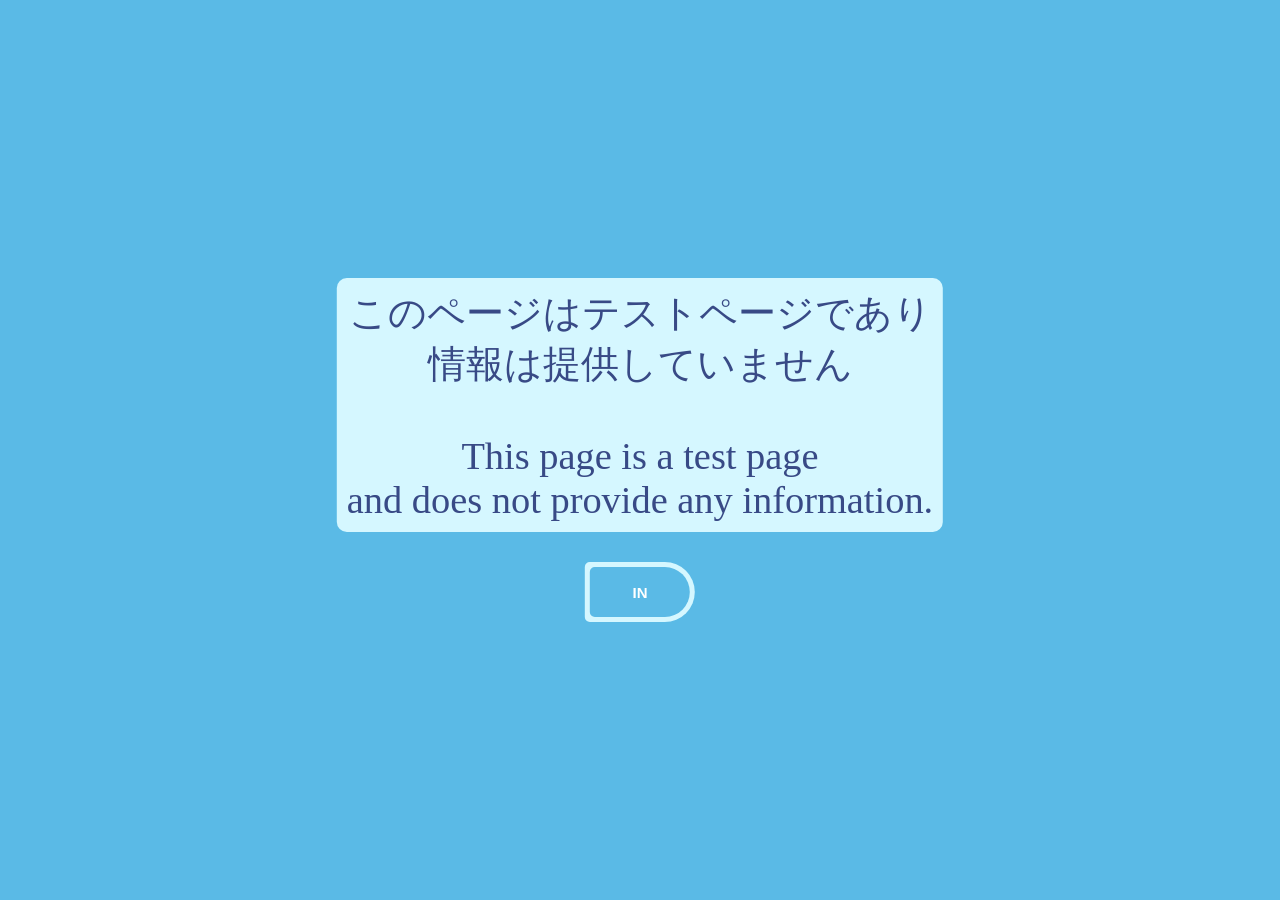
<file: index.html>
<!DOCTYPE html>
<html lang="ja">

 <head>
    <meta charset="utf-8">
    <meta name="viewport" content="width=device-width">
    <title>テストページ</title>

    <meta name="description" content="テストページ"> <!-- ページの説明 -->
    <meta name="format-detection" content="telephone=no">

    <link rel="stylesheet" href="CSS_JS/button.css">
    <link rel="stylesheet" href="CSS_JS/index.css">
 </head>

<body>

    <div id="container_index">

        <div id="index_p"> 
            <p>このページはテストページであり <br>情報は提供していません<br>
            <br>This page is a test page <br>and does not provide any information.</p>
        </div>
        <div id="index_button">
        <button class="button-05" onclick="location.href='https://1pondemo2njin3.github.io/test/test.html';">
        <span>IN</span></button>
        </div> 
 
    </div>
 
</body>
</html>
</file>
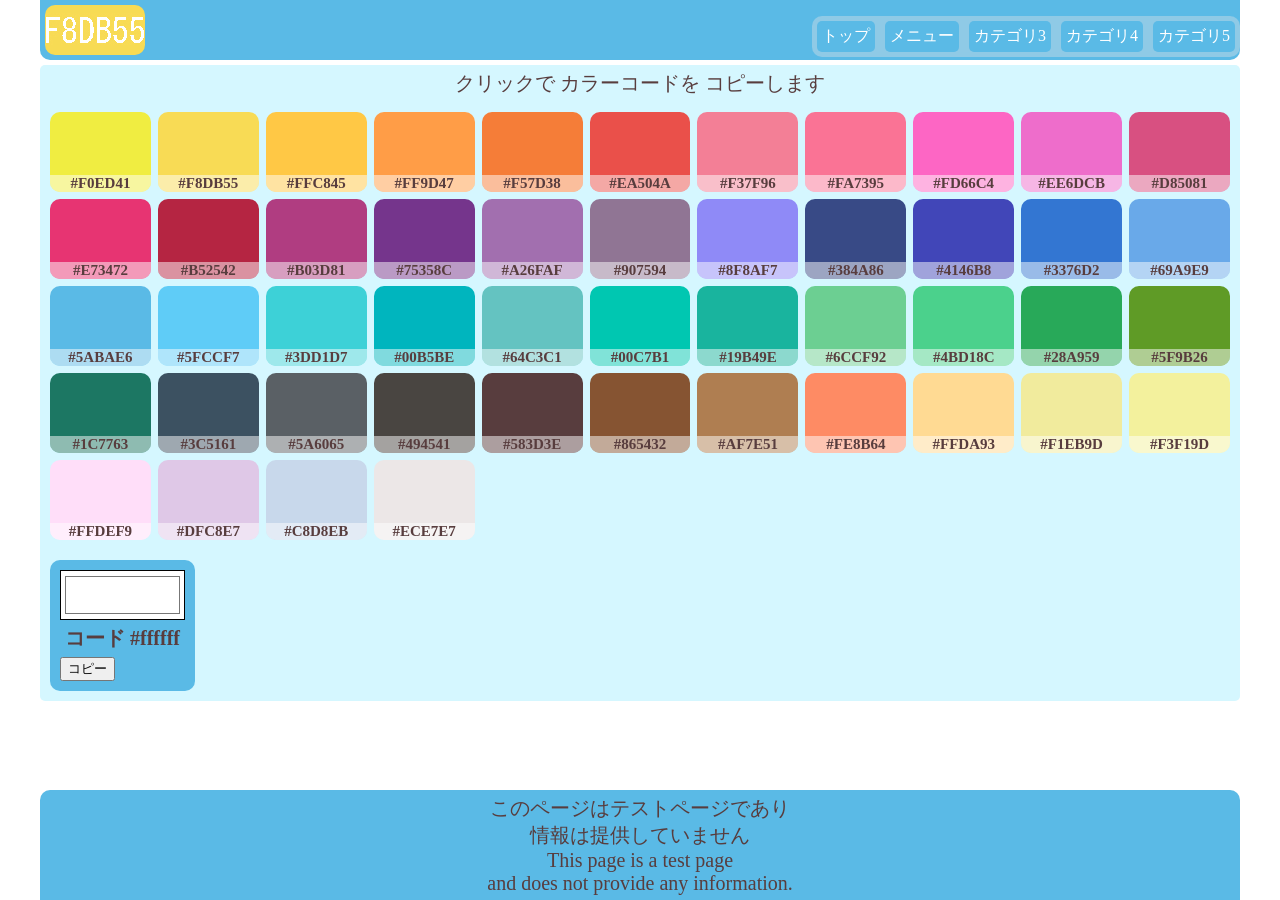
<file: color.html>
<!DOCTYPE html>
<html lang="ja">

<head>
    <meta charset="utf-8">
    <meta name="viewport" content="width=device-width">
    <title>カラーパレット</title>

    <meta name="description" content="カラーパレット"> <!-- ページの説明 -->
    <meta name="format-detection" content="telephone=no">

    <link rel="stylesheet" href="CSS_JS/color.css">
    <script src="CSS_JS/color.js" defer></script>
    <script src="CSS_JS/floatingBanner.js" defer></script>
</head>

<body>

<div id="container_all">

    <header>
        <h1>
            <a href="https://1pondemo2njin3.github.io/test/top.html">
            <img src="Images/00_s.jpg" alt="トップページへ"></a>
        </h1>  

        <nav class="nav">
            <ul>
            <li><a href="https://1pondemo2njin3.github.io/test/top.html">トップ</a></li>
            <li><a href="https://1pondemo2njin3.github.io/test/next_01.html">メニュー</a></li>
            <li><a>カテゴリ3</a></li>
            <li><a>カテゴリ4</a></li>
            <li><a>カテゴリ5</a></li>
            </ul>
        </nav> 
    </header>

    <div class="floating-banner" id="floatingBanner">
         <h1>
            <a href="https://1pondemo2njin3.github.io/test/top.html">
            <img src="Images/00_s.jpg" alt="トップページへ"></a>
        </h1>

        <div class="floating-banner_nav">
        <nav class="nav">
            <ul>
            <li><a href="https://1pondemo2njin3.github.io/test/top.html">トップ</a></li>
            <li><a href="https://1pondemo2njin3.github.io/test/next_01.html">メニュー</a></li>
            <li><a>カテゴリ3</a></li>
            <li><a>カテゴリ4</a></li>
            <li><a>カテゴリ5</a></li>
            </ul>
        </nav>
        <span class="floating-banner__close" id="bannerClose">閉</span>
        </div>

    </div>


    <main>
        <p style="text-align:center">クリックで カラーコードを コピーします</p>
            
        <div class="palette" id="palette"></div> <!-- color.js -->

        <!-- <div id="color_palette">       

            <button class="color-btn color_F8DB55">F8DB55</button>
            <button class="color-btn color_F57D38">F57D38</button>
            <button class="color-btn color_EA504A">EA504A</button>
            <button class="color-btn color_FA7395">FA7395</button>
            <button class="color-btn color_EE6DCB">EE6DCB</button>
            <button class="color-btn color_B03D81">B03D81</button>
            <button class="color-btn color_75358C">75358C</button>    
        </div>

        <div id="color_palette">   
            <button class="color-btn color_384A86">384A86</button>
            <button class="color-btn color_3376D2">3376D2</button>
            <button class="color-btn color_69A9E9">69A9E9</button>        
            <button class="color-btn color_5ABAE6">5ABAE6</button>
            <button class="color-btn color_00B5BE">00B5BE</button>        
            <button class="color-btn color_64C3C1">64C3C1</button>
            <button class="color-btn color_4BD18C">4BD18C</button>
            <button class="color-btn color_1C7763">1C7763</button>
        </div>

        <div id="color_palette">   
            <button class="color-btn color_ECE7E7">ECE7E7</button>
            <button class="color-btn color_494541">494541</button>
            <button class="color-btn color_AF7E51">AF7E51</button>
        </div> -->

        <div id="container_color_picker">
            <!-- 色プレビュー
            <div class="color-box_P" id="colorPreview"></div> -->
            <!-- カラーピッカー -->
            <input type="color" id="colorPicker" value="#ffffff">       
            <!-- 選択色のHEXコード表示 -->
            <p>コード <span id="colorCode">#ffffff</span></p>    
            <!-- コピー用ボタン -->
            <button id="copyBtn">コピー</button>    
        </div>

    </main>

    <footer>
        <p>このページはテストページであり <br>情報は提供していません<br>
           This page is a test page <br>and does not provide any information.</p>
    </footer>

</div>

</body>
</html>
</file>
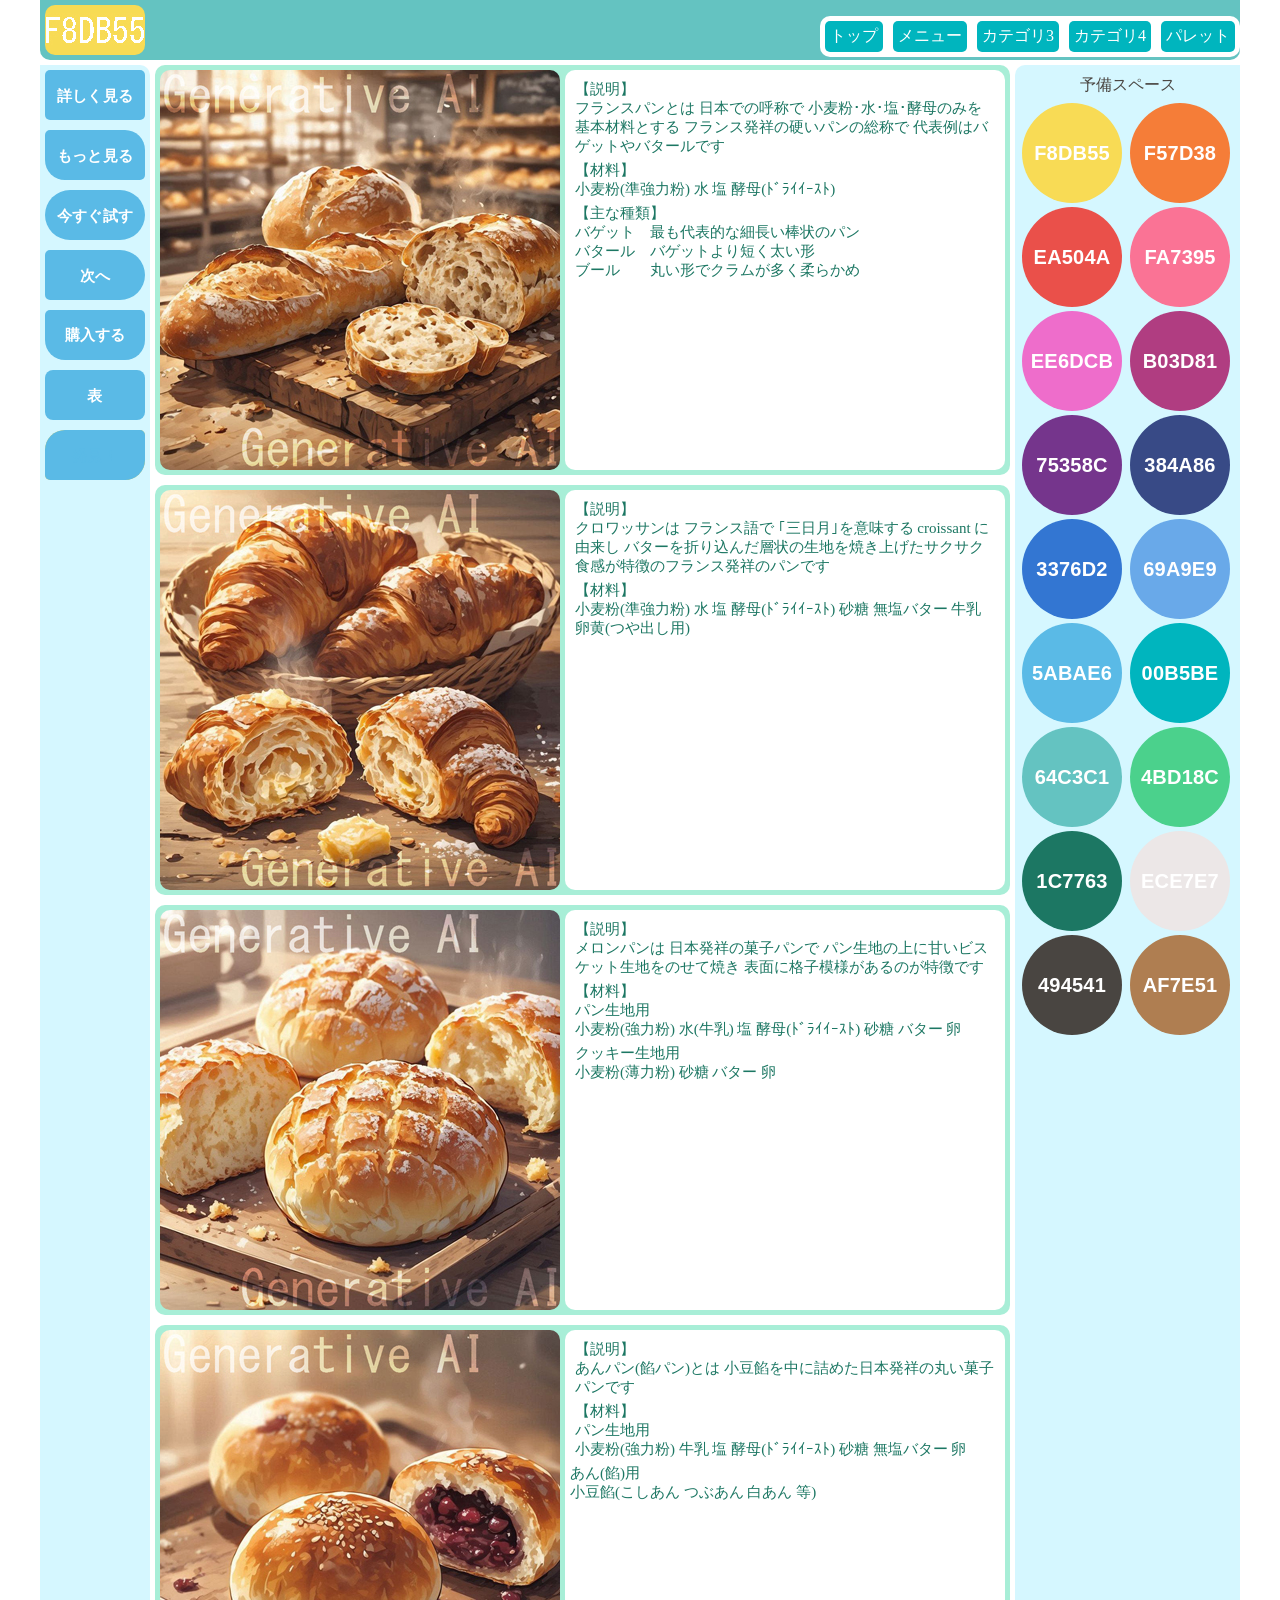
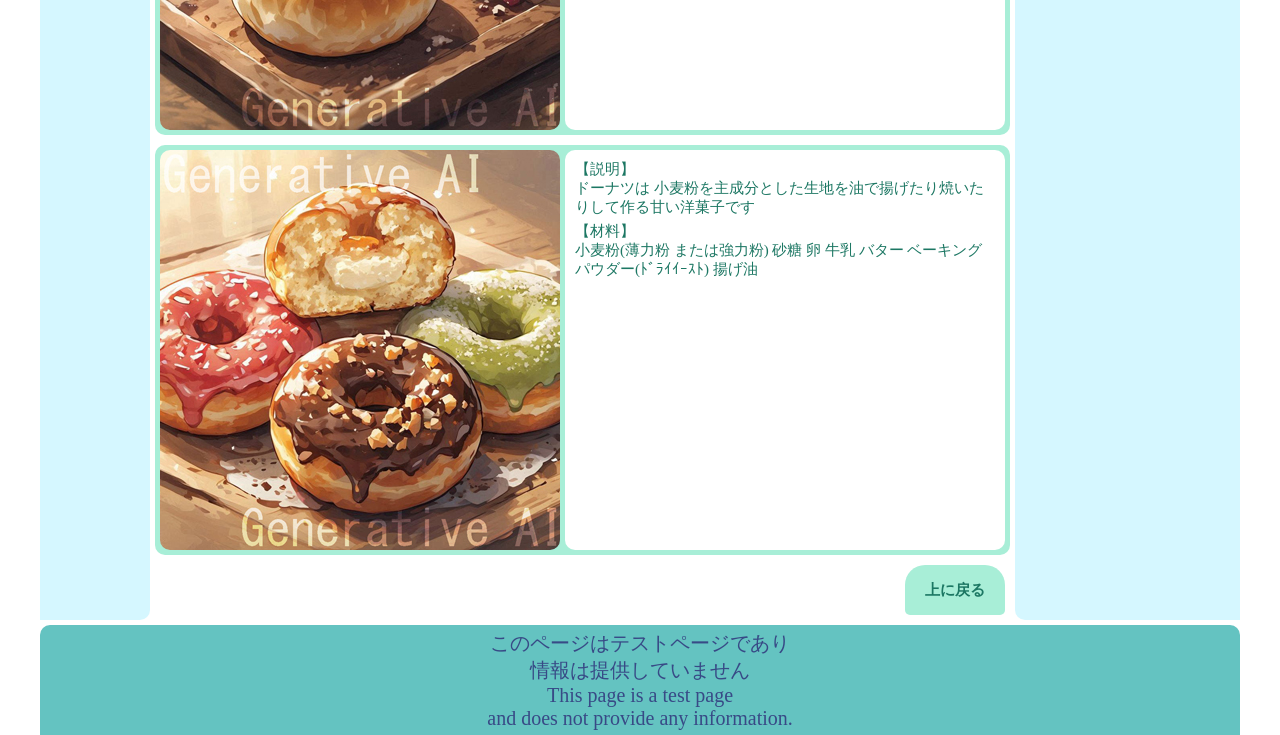
<file: item_01.html>
<!DOCTYPE html>
<html lang="ja">

<head>
    <meta charset="utf-8">
    <meta name="viewport" content="width=device-width">
    <title>商品ページ</title>

    <meta name="description" content="各 商品ページ" /> <!-- ページの説明 -->
    <meta name="format-detection" content="telephone=no">

    <link rel="stylesheet" href="CSS_JS/button.css">
    <link rel="stylesheet" href="CSS_JS/item.css">
    <script src="CSS_JS/scroll.js" defer></script>

</head>

<body>

<div id="container_all">

    <header>
        <h1>
            <a href="test.html">
            <img src="Images/00_s.jpg" alt="ロゴマーク"></a>
        </h1>  

        <nav class="nav">
            <ul>
            <li><a href="https://1pondemo2njin3.github.io/test/top.html">トップ</a></li>
            <li><a href="next_01.html">メニュー</a></li>
            <li><a>カテゴリ3</a></li>
            <li><a>カテゴリ4</a></li>
            <li><a href="color.html">パレット</a></li>
            </ul>
        </nav> 
    </header>

    
    <div id="container_main">
        <aside id="sub_menu">
            <button class="button-01" onclick="location.href='next_01.html';">
            <span>詳しく見る</span></button>
            <button class="button-02" onclick="location.href='next_01.html';">
            <span>もっと見る</span></button>
            <button class="button-03" disabled><span>今すぐ試す</span></button> <!-- disabled 非クリック -->
            <button class="button-05" disabled><span>次へ</span></button>
            <button class="button-06" disabled>
                <span class="label-default">購入する</span>
                <span class="label-hover">購入！</span></button>
            <button class="button-07" disabled>
                <span class="flip">
                    <span class="front">表</span>
                    <span class="back">裏</span>
                </span>
            </button>
            <button class="button-10" disabled><span>発見！</span></button>
        </aside>

        <main>
            
            <article class="content_item_1">
                <div><img src="Images/AI_m/01_01_l.jpg" alt=""/></div>
                <div class="box_item_1">
                <p>【説明】<br>
                    フランスパンとは 日本での呼称で 小麦粉･水･塩･酵母のみを基本材料とする 
                    フランス発祥の硬いパンの総称で 代表例はバゲットやバタールです</p>
                <p>【材料】<br>
                    小麦粉(準強力粉) 水 塩 酵母(ﾄﾞﾗｲｲｰｽﾄ)</p>
                    <p>【主な種類】<br>
                    バゲット&emsp;最も代表的な細長い棒状のパン<br>
                    バタール&emsp;バゲットより短く太い形<br>
                    ブール&emsp;&emsp;丸い形でクラムが多く柔らかめ</p>
                </div>
            </article>
            
            <div id="item_1-2"></div>
            <article class="content_item_1">
                <div><img src="Images/AI_m/01_02_l.jpg" alt=""/></div>
                <div class="box_item_1">
                <p>【説明】<br>
                    クロワッサンは フランス語で ｢三日月｣を意味する croissant に由来し 
                    バターを折り込んだ層状の生地を焼き上げたサクサク食感が特徴のフランス発祥のパンです
                <p>【材料】<br>
                    小麦粉(準強力粉) 水 塩 酵母(ﾄﾞﾗｲｲｰｽﾄ)
                    砂糖 無塩バター 牛乳 卵黄(つや出し用)</p>
                </div>               
            </article>

            <div id="item_1-3"></div>
            <article class="content_item_1">
                <div><img src="Images/AI_m/01_03_l.jpg" alt=""/></div>
                <div class="box_item_1">
                <p>【説明】<br>
                    メロンパンは 日本発祥の菓子パンで パン生地の上に甘いビスケット生地をのせて焼き 表面に格子模様があるのが特徴です</p>
                <p>【材料】<br>
                    パン生地用<br>小麦粉(強力粉) 水(牛乳) 塩 酵母(ﾄﾞﾗｲｲｰｽﾄ) 砂糖 バター 卵</p>
                <p>クッキー生地用<br>小麦粉(薄力粉) 砂糖 バター 卵</p>
                </div>                
            </article>

            <div id="item_1-4"></div>
            <article class="content_item_1">
                <div><img src="Images/AI_m/01_04_l.jpg" alt=""/></div>
                <div class="box_item_1">
                <p>【説明】<br>
                    あんパン(餡パン)とは 小豆餡を中に詰めた日本発祥の丸い菓子パンです</p>
                <p>【材料】<br>
                    パン生地用<br>小麦粉(強力粉) 牛乳 塩 酵母(ﾄﾞﾗｲｲｰｽﾄ) 砂糖 無塩バター 卵</p>
                    あん(餡)用<br>小豆餡(こしあん つぶあん 白あん 等)</p>
                </div>
            </article>

            <div id="item_1-5"></div>
            <article class="content_item_1">
                <div><img src="Images/AI_m/01_05_l.jpg" alt=""/></div>
                <div class="box_item_1">
                <p>【説明】<br>
                    ドーナツは 小麦粉を主成分とした生地を油で揚げたり焼いたりして作る甘い洋菓子です</p>
                <p>【材料】<br>
                    小麦粉(薄力粉 または強力粉) 砂糖 卵 牛乳 バター ベーキングパウダー(ﾄﾞﾗｲｲｰｽﾄ) 揚げ油</p>
                </div>
            </article>

            <button id="scroll-to-top" class="button-06_2">
                <span class="label-default">上に戻る</span>
                <span class="label-hover">戻る</span>
            </button>

        </main>


        <aside id="topic">
            <div class="topic_item">
            <p style="text-align:center">予備スペース</p>
            <button class="color-btn color_F8DB55"
             onclick="location.href='color.html';">F8DB55</button>
            <button class="color-btn color_F57D38"
             onclick="location.href='color.html';">F57D38</button>
            <button class="color-btn color_EA504A"
             onclick="location.href='color.html';">EA504A</button>
            <button class="color-btn color_FA7395"
             onclick="location.href='color.html';">FA7395</button>
            <button class="color-btn color_EE6DCB" 
             onclick="location.href='color.html';" disabled>EE6DCB</button>
            <button class="color-btn color_B03D81" disabled>B03D81</button>
            <button class="color-btn color_75358C" disabled>75358C</button>
            <button class="color-btn color_384A86" disabled>384A86</button>
            <button class="color-btn color_3376D2" disabled>3376D2</button>
            <button class="color-btn color_69A9E9" disabled>69A9E9</button>        
            <button class="color-btn color_5ABAE6" disabled>5ABAE6</button>
            <button class="color-btn color_00B5BE" disabled>00B5BE</button>        
            <button class="color-btn color_64C3C1" disabled>64C3C1</button>
            <button class="color-btn color_4BD18C" disabled>4BD18C</button>
            <button class="color-btn color_1C7763" disabled>1C7763</button>
            <button class="color-btn color_ECE7E7" disabled>ECE7E7</button>
            <button class="color-btn color_494541" disabled>494541</button>
            <button class="color-btn color_AF7E51" disabled>AF7E51</button>
            </div>
        </aside>

    </div>


    <footer>
        <p>このページはテストページであり <br>情報は提供していません<br>
           This page is a test page <br>and does not provide any information.</p>
    </footer>



</body>
</html>
</file>
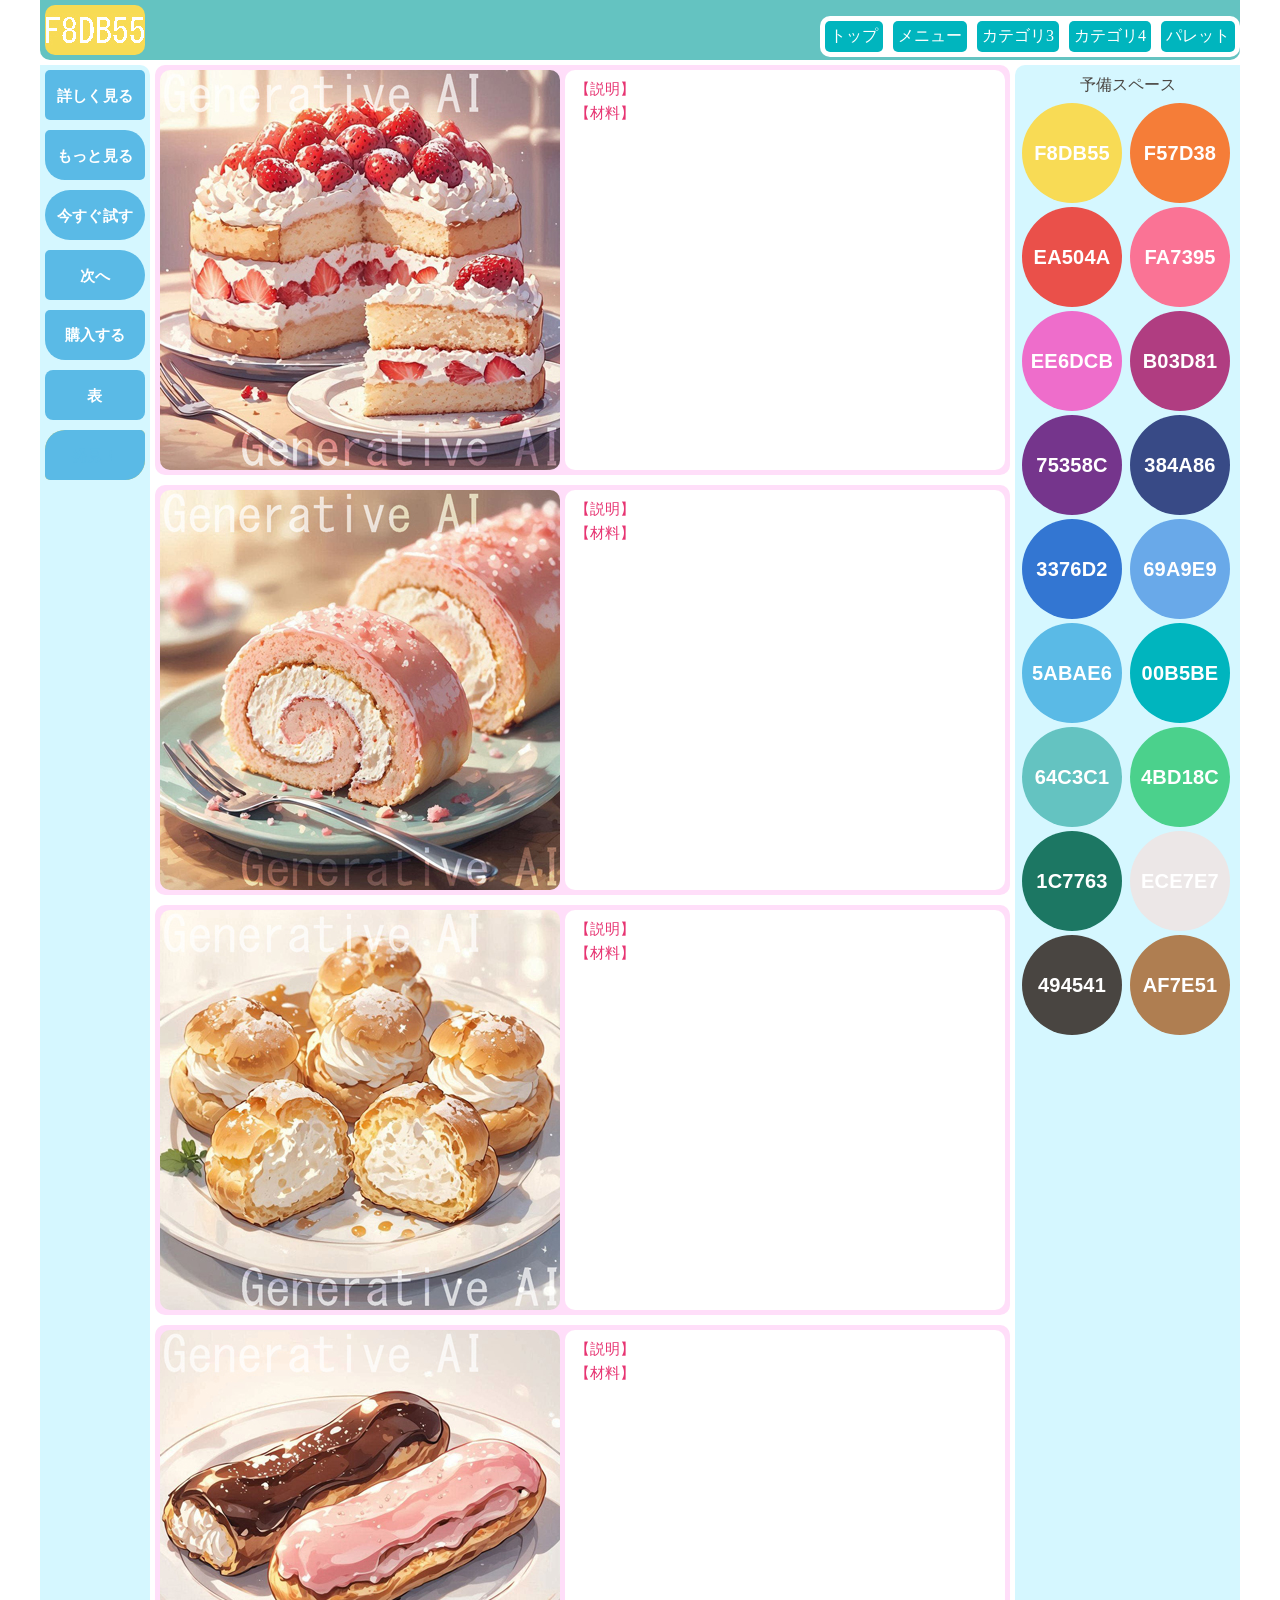
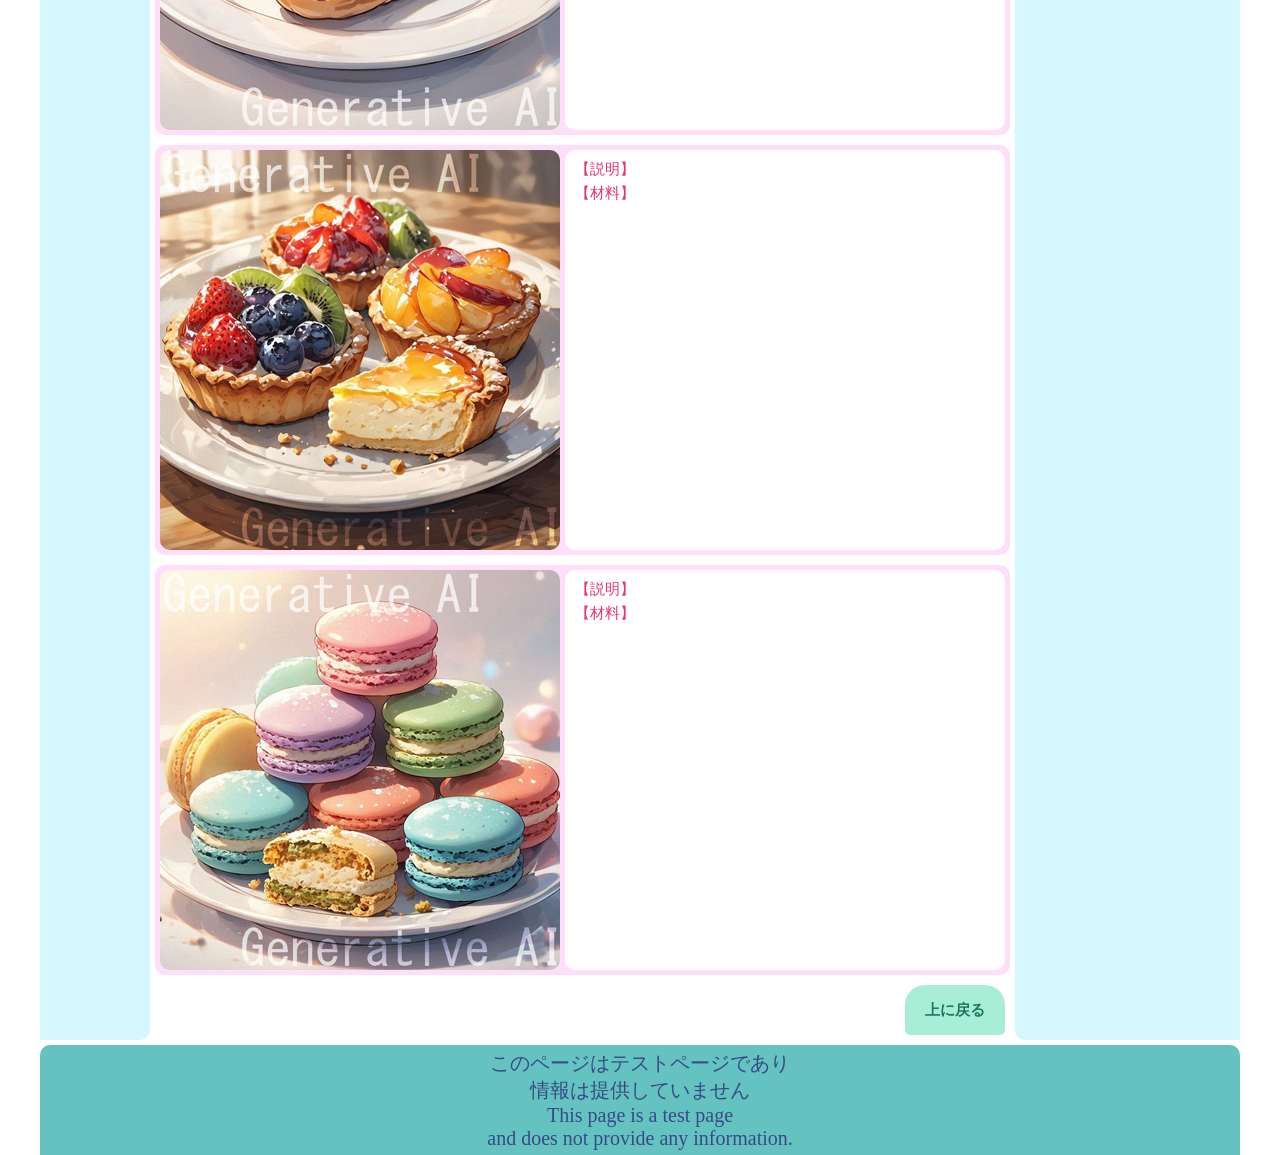
<file: item_02.html>
<!DOCTYPE html>
<html lang="ja">

<head>
    <meta charset="utf-8">
    <meta name="viewport" content="width=device-width">
    <title>商品ページ</title>

    <meta name="description" content="各 商品ページ" /> <!-- ページの説明 -->
    <meta name="format-detection" content="telephone=no">

    <link rel="stylesheet" href="CSS_JS/button.css">
    <link rel="stylesheet" href="CSS_JS/item.css">
    <script src="CSS_JS/scroll.js" defer></script>

</head>

<body>

<div id="container_all">

    <header>
        <h1>
            <a href="test.html">
            <img src="Images/00_s.jpg" alt="ロゴマーク"></a>
        </h1>  

        <nav class="nav">
            <ul>
            <li><a href="https://1pondemo2njin3.github.io/test/top.html">トップ</a></li>
            <li><a href="next_01.html">メニュー</a></li>
            <li><a>カテゴリ3</a></li>
            <li><a>カテゴリ4</a></li>
            <li><a href="color.html">パレット</a></li>
            </ul>
        </nav> 
    </header>


    <div id="container_main">
        <aside id="sub_menu">
            <button class="button-01" onclick="location.href='next_01.html';">
            <span>詳しく見る</span></button>
            <button class="button-02" onclick="location.href='next_01.html';">
            <span>もっと見る</span></button>
            <button class="button-03" disabled><span>今すぐ試す</span></button>
            <button class="button-05" disabled><span>次へ</span></button> <!-- disabled 非クリック -->
            <button class="button-06" disabled>
                <span class="label-default">購入する</span>
                <span class="label-hover">購入！</span></button>
            <button class="button-07" disabled>
                <span class="flip">
                    <span class="front">表</span>
                    <span class="back">裏</span>
                </span>
            </button>
            <button class="button-10" disabled><span>発見！</span></button>
        </aside>

        <main>
            
            <article class="content_item_2">
                <div><img src="Images/AI_m/02_01_l.jpg" alt=""/></div>
                <div class="box_item_2">
                    <p>【説明】<br></p>
                    <p>【材料】<br></p>
                </div>
            </article>

            <div id="item_2-2"></div>
            <article class="content_item_2">
                <div><img src="Images/AI_m/02_02_l.jpg" alt=""/></div>
                <div class="box_item_2">
                    <p>【説明】<br></p>
                    <p>【材料】<br></p>
                </div>
            </article>

            <div id="item_2-3"></div>
            <article class="content_item_2">
                <div><img src="Images/AI_m/02_03_l.jpg" alt=""/></div>
                <div class="box_item_2">
                    <p>【説明】<br></p>
                    <p>【材料】<br></p>
                </div>
            </article>

            <div id="item_2-4"></div>
            <article class="content_item_2">
                <div><img src="Images/AI_m/02_04_l.jpg" alt=""/></div>
                <div class="box_item_2">
                    <p>【説明】<br></p>
                    <p>【材料】<br></p>
                </div>
            </article>

            <div id="item_2-5"></div>
            <article class="content_item_2">
                <div><img src="Images/AI_m/02_05_l.jpg" alt=""/></div>
                <div class="box_item_2">
                    <p>【説明】<br></p>
                    <p>【材料】<br></p>
                </div>
            </article>

            <div id="item_2-6"></div>
            <article class="content_item_2">
                <div><img src="Images/AI_m/02_06_l.jpg" alt=""/></div>
                <div class="box_item_2">
                    <p>【説明】<br></p>
                    <p>【材料】<br></p>
                </div>
            </article>

                <button id="scroll-to-top" class="button-06_2">
                    <span class="label-default">上に戻る</span>
                    <span class="label-hover">戻る</span>
                </button>

        </main>


        <aside id="topic">
            <div class="topic_item">
            <p style="text-align:center">予備スペース</p>
            <button class="color-btn color_F8DB55"
             onclick="location.href='color.html';">F8DB55</button>
            <button class="color-btn color_F57D38"
             onclick="location.href='color.html';">F57D38</button>
            <button class="color-btn color_EA504A"
             onclick="location.href='color.html';">EA504A</button>
            <button class="color-btn color_FA7395"
             onclick="location.href='color.html';">FA7395</button>
            <button class="color-btn color_EE6DCB" 
             onclick="location.href='color.html';" disabled>EE6DCB</button>
            <button class="color-btn color_B03D81" disabled>B03D81</button>
            <button class="color-btn color_75358C" disabled>75358C</button>
            <button class="color-btn color_384A86" disabled>384A86</button>
            <button class="color-btn color_3376D2" disabled>3376D2</button>
            <button class="color-btn color_69A9E9" disabled>69A9E9</button>        
            <button class="color-btn color_5ABAE6" disabled>5ABAE6</button>
            <button class="color-btn color_00B5BE" disabled>00B5BE</button>        
            <button class="color-btn color_64C3C1" disabled>64C3C1</button>
            <button class="color-btn color_4BD18C" disabled>4BD18C</button>
            <button class="color-btn color_1C7763" disabled>1C7763</button>
            <button class="color-btn color_ECE7E7" disabled>ECE7E7</button>
            <button class="color-btn color_494541" disabled>494541</button>
            <button class="color-btn color_AF7E51" disabled>AF7E51</button>
            </div>
        </aside>

    </div>


    <footer>
        <p>このページはテストページであり <br>情報は提供していません<br>
            This page is a test page <br>and does not provide any information.</p>
    </footer>



</body>
</html>
</file>
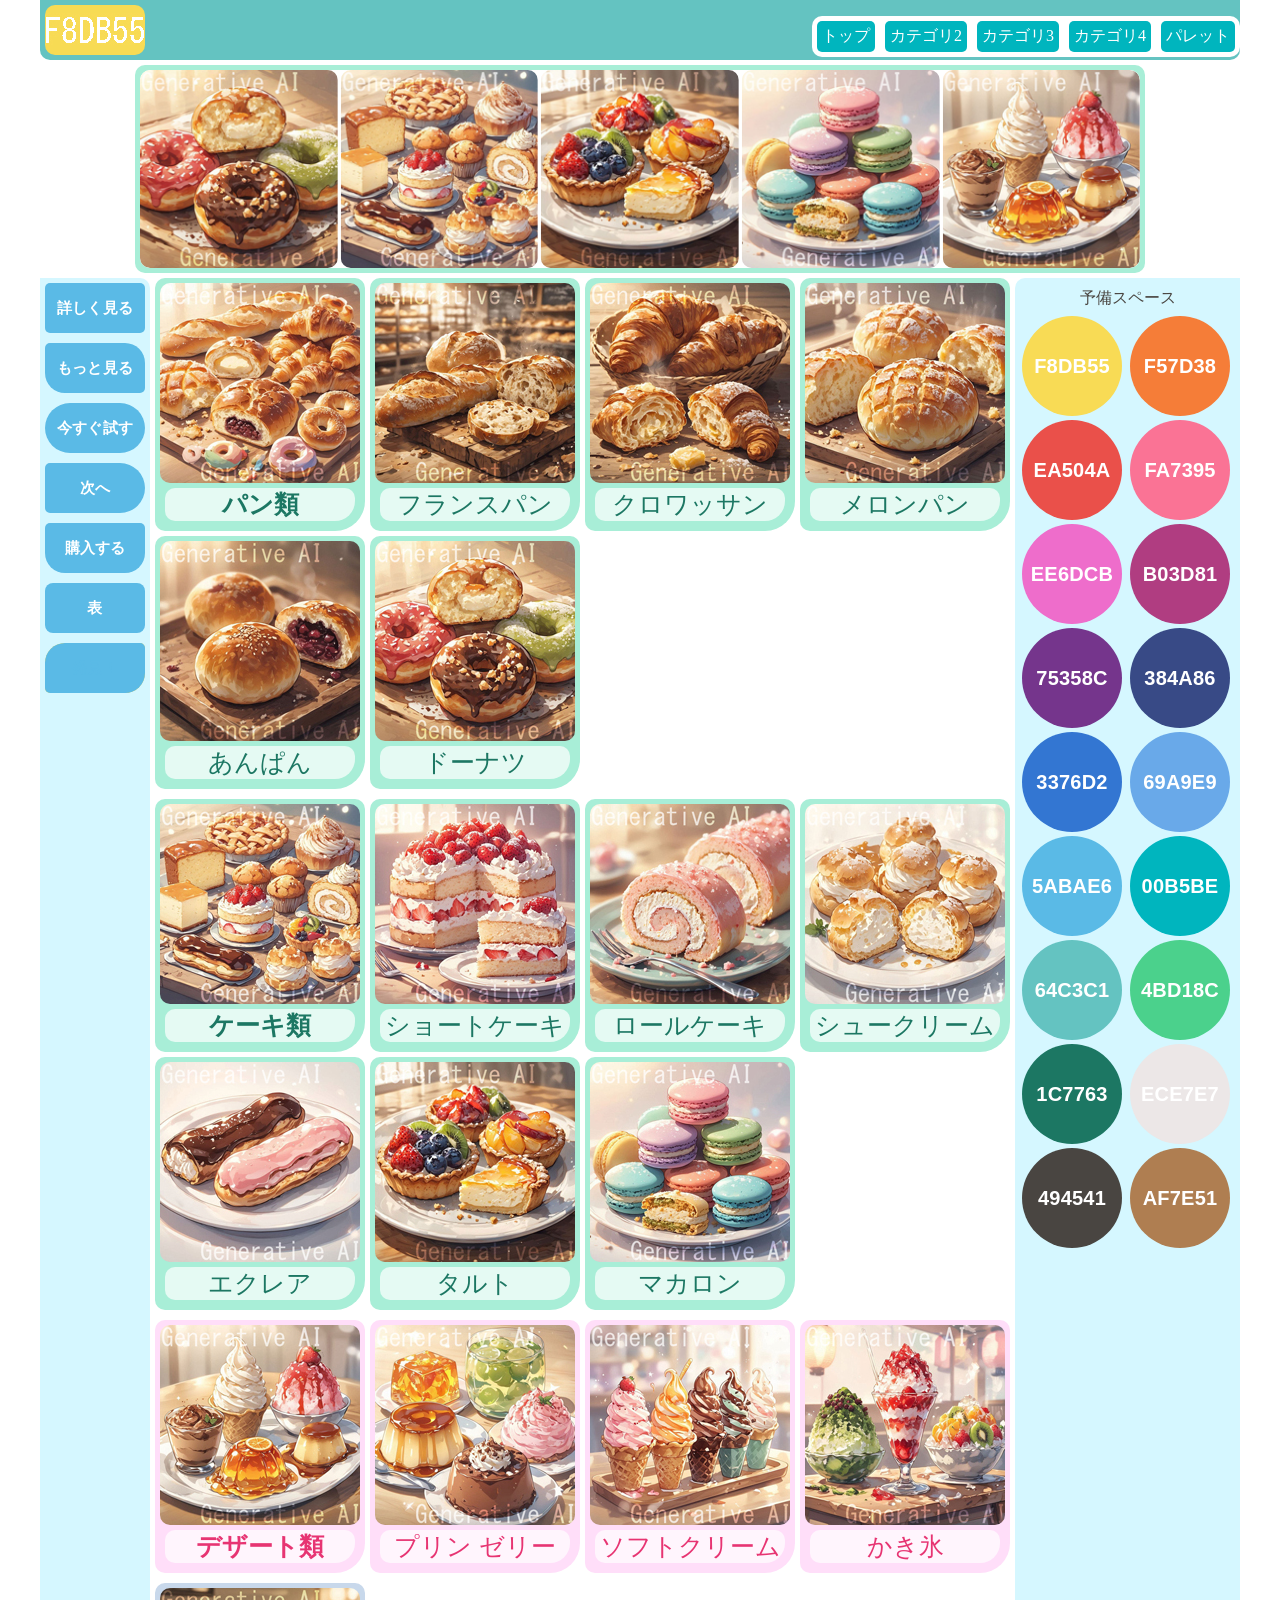
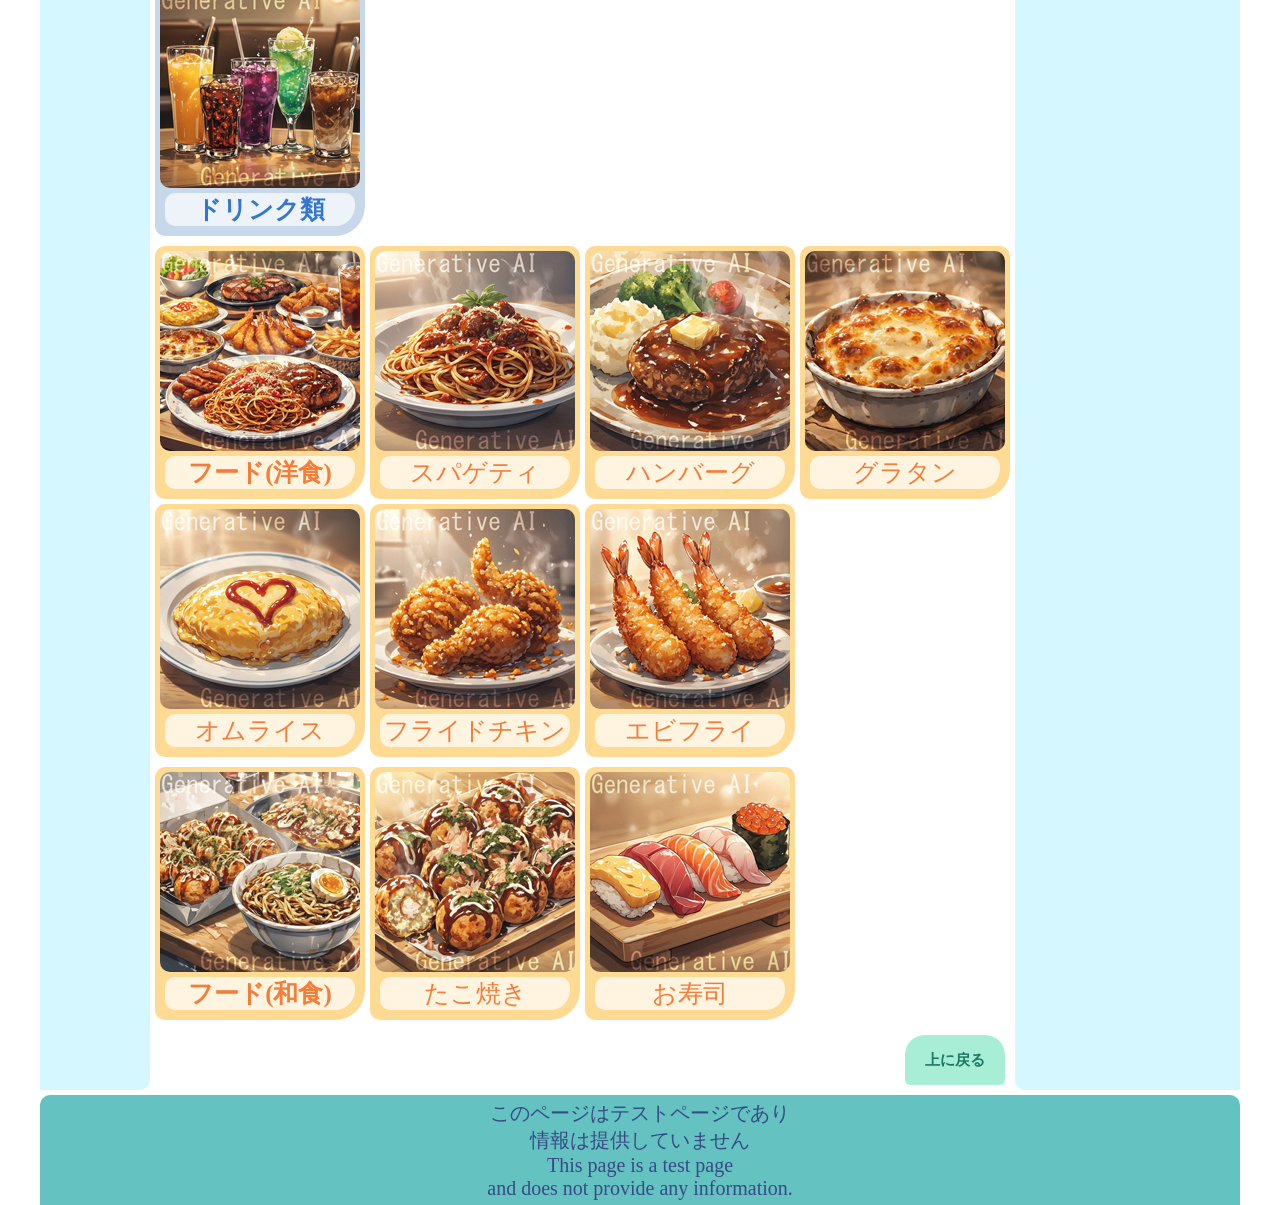
<file: next_01.html>
<!DOCTYPE html>
<html lang="ja">

<head>
    <meta charset="utf-8">
    <meta name="viewport" content="width=device-width">
    <title>ネクストページ</title>

    <meta name="description" content="商品ページ" /> <!-- ページの説明 -->
    <meta name="format-detection" content="telephone=no">

    <link rel="stylesheet" href="CSS_JS/button.css">
    <link rel="stylesheet" href="CSS_JS/slider.css">
    <link rel="stylesheet" href="CSS_JS/loading.css">
    <link rel="stylesheet" href="CSS_JS/top+next.css">    
    <script src="CSS_JS/scroll.js" defer></script>
    <script src="CSS_JS/floatingBanner.js" defer></script>
    <script src="CSS_JS/slider.js" defer></script>
    <script src="CSS_JS/loading.js" defer></script>

    <!-- Swiper CSS -->
    <link rel="stylesheet" href="https://cdn.jsdelivr.net/npm/swiper@11/swiper-bundle.min.css">
    <!-- Swiper JavaScript -->
    <script src="https://cdn.jsdelivr.net/npm/swiper@11/swiper-bundle.min.js"></script>
</head>

<body>

<div id="container_all">

    <div id="load">
        <div>L</div> <div>o</div> <div>a</div> <div>d</div>
        <div>ing</div>
    </div>
    
    <header>
        <h1>
            <a href="https://1pondemo2njin3.github.io/test/top.html">
            <img src="Images/00_s.jpg" alt="トップページへ"></a>
        </h1>  

        <nav class="nav">
            <ul>
            <li><a href="https://1pondemo2njin3.github.io/test/top.html">トップ</a></li>
            <li><a>カテゴリ2</a></li>
            <li><a>カテゴリ3</a></li>
            <li><a>カテゴリ4</a></li>
            <li><a href="https://1pondemo2njin3.github.io/test/color.html">パレット</a></li>
            </ul>
        </nav> 
    </header>

    <div class="floating-banner" id="floatingBanner">
        <h1>
            <a href="https://1pondemo2njin3.github.io/test/top.html">
            <img src="Images/00_s.jpg" alt="トップページへ"></a>
        </h1>
            
        <div class="floating-banner_nav">
        <nav class="nav">
            <ul>
            <li><a href="https://1pondemo2njin3.github.io/test/top.html">トップ</a></li>
            <li><a>カテゴリ2</a></li>
            <li><a>カテゴリ3</a></li>
            <li><a>カテゴリ4</a></li>
            <li><a href="https://1pondemo2njin3.github.io/test/color.html">パレット</a></li>
            </ul>
        </nav>
        <span class="floating-banner__close" id="bannerClose">閉</span>
        </div>

    </div>


    <section id="top_space">
        <div class="swiper">
        <div class="swiper-wrapper">
            <div class="swiper-slide"><img src="Images/AI_m/01_00_m.jpg" alt=""></div>
            <div class="swiper-slide"><img src="Images/AI_m/01_03_m.jpg" alt=""></div>
            <div class="swiper-slide"><img src="Images/AI_m/01_05_m.jpg" alt=""></div>            
            <div class="swiper-slide"><img src="Images/AI_m/02_00_m.jpg" alt=""></div>
            <div class="swiper-slide"><img src="Images/AI_m/02_05_m.jpg" alt=""></div>
            <div class="swiper-slide"><img src="Images/AI_m/02_06_m.jpg" alt=""></div>
            <div class="swiper-slide"><img src="Images/AI_m/03_00_m.jpg" alt=""></div>
            <div class="swiper-slide"><img src="Images/AI_m/03_01_m.jpg" alt=""></div>
            <div class="swiper-slide"><img src="Images/AI_m/03_02_m.jpg" alt=""></div>
            <div class="swiper-slide"><img src="Images/AI_m/04_00_m.jpg" alt=""></div>
            <div class="swiper-slide"><img src="Images/AI_m/05_00_m.jpg" alt=""></div>
            <div class="swiper-slide"><img src="Images/AI_m/05_01_m.jpg" alt=""></div>
            <div class="swiper-slide"><img src="Images/AI_m/05_02_m.jpg" alt=""></div>
            <div class="swiper-slide"><img src="Images/AI_m/06_00_m.jpg" alt=""></div>
            <div class="swiper-slide"><img src="Images/AI_m/06_01s_m.jpg" alt=""></div>
            <div class="swiper-slide"><img src="Images/AI_m/06_03_m.jpg" alt=""></div>
        </div>
        </div>
    </section>

    <div id="container_main">
        <aside id="sub_menu">
            <button class="button-01" disabled><span>詳しく見る</span></button> <!-- disabled 非クリック -->
            <button class="button-02" disabled><span>もっと見る</span></button>
            <button class="button-03" disabled><span>今すぐ試す</span></button>
            <button class="button-05" disabled><span>次へ</span></button>
            <button class="button-06" disabled>
                <span class="label-default">購入する</span>
                <span class="label-hover">購入！</span></button>
            <button class="button-07" disabled>
                <span class="flip">
                    <span class="front">表</span>
                    <span class="back">裏</span>
                </span>
            </button>
            <button class="button-10" disabled><span>発見！</span></button>
        </aside>

        <main>
            <article class="content_item_1-1">
                <!-- <a href=""> -->
                <img src="Images/AI_m/01_00_m.jpg" alt=""/></a>
                <p><strong>パン類</strong></p>               
            </article>

            <article class="content_item_1-1">
                <a href="https://1pondemo2njin3.github.io/test/item_01.html">
                <img src="Images/AI_m/01_01_m.jpg" alt="フランスパン"/></a>
                <p>フランスパン</p>
            </article>

            <article class="content_item_1-1">
                <a href="https://1pondemo2njin3.github.io/test/item_01.html#item_1-2">
                <img src="Images/AI_m/01_02_m.jpg" alt="クロワッサン"/></a>
                <p>クロワッサン</p>
            </article>

            <article class="content_item_1-1">
                <a href="https://1pondemo2njin3.github.io/test/item_01.html#item_1-3">
                <img src="Images/AI_m/01_03_m.jpg" alt="メロンパン"/></a>
                <p>メロンパン</p>
            </article>

            <article class="content_item_1-1">
                <a href="https://1pondemo2njin3.github.io/test/item_01.html#item_1-4">
                <img src="Images/AI_m/01_04_m.jpg" alt="あんぱん"/></a>
                <p>あんぱん</p>
            </article>

            <article class="content_item_1-1">
                <a href="https://1pondemo2njin3.github.io/test/item_01.html#item_1-5">
                <img src="Images/AI_m/01_05_m.jpg" alt="ドーナツ"/></a>
                <p>ドーナツ</p>
            </article>
            <article class="content_item_sub"></article>

            <article class="content_item_1-1">
                <!-- <a href=""> -->
                <img src="Images/AI_m/02_00_m.jpg" alt=""/></a>
                <p><strong>ケーキ類</strong></p>
            </article>

            <article class="content_item_1-1">
                <a href="https://1pondemo2njin3.github.io/test/item_02.html">
                <img src="Images/AI_m/02_01_m.jpg" alt="ショートケーキ"/></a>
                <p>ショートケーキ</p>
            </article>

            <article class="content_item_1-1">
                <a href="https://1pondemo2njin3.github.io/test/item_02.html#item_2-2">
                <img src="Images/AI_m/02_02_m.jpg" alt="ロールケーキ"/></a>
                <p>ロールケーキ</p>
            </article>

            <article class="content_item_1-1">
                <a href="https://1pondemo2njin3.github.io/test/item_02.html#item_2-3">
                <img src="Images/AI_m/02_03_m.jpg" alt="シュークリーム"/></a>
                <p>シュークリーム</p>
            </article>

            <article class="content_item_1-1">
                <a href="https://1pondemo2njin3.github.io/test/item_02.html#item_2-4">
                <img src="Images/AI_m/02_04_m.jpg" alt="エクレア"/></a>
                <p>エクレア</p>
            </article>

            <article class="content_item_1-1">
                <a href="https://1pondemo2njin3.github.io/test/item_02.html#item_2-5">
                <img src="Images/AI_m/02_05_m.jpg" alt="タルト"/></a>
                <p>タルト</p>
            </article>

            <article class="content_item_1-1">
                <a href="https://1pondemo2njin3.github.io/test/item_02.html#item_2-6">
                <img src="Images/AI_m/02_06_m.jpg" alt="マカロン"/></a>
                <p>マカロン</p>
            </article>
            <article class="content_item_sub"></article>

            <article class="content_item_1-2">
                <!-- <a href=""> -->
                <img src="Images/AI_m/03_00_m.jpg" alt=""/></a>
                <p><strong>デザート類</strong></p>
            </article>

            <article class="content_item_1-2">
                <!-- <a href=""> -->
                <img src="Images/AI_m/03_01_m.jpg" alt="プリン ゼリー"/></a>
                <p>プリン ゼリー</p>
            </article>

            <article class="content_item_1-2">
                <!-- <a href=""> -->
                <img src="Images/AI_m/03_02_m.jpg" alt="ソフトクリーム"/></a>
                <p>ソフトクリーム</p>
            </article>

            <article class="content_item_1-2">
                <!-- <a href=""> -->
                <img src="Images/AI_m/03_03_m.jpg" alt="かき氷"/></a>
                <p>かき氷</p>
            </article>
            <article class="content_item_sub"></article>
            
            <article class="content_item_1-3">
                <!-- <a href=""> -->
                <img src="Images/AI_m/04_00_m.jpg" alt=""/></a>
                <p><strong>ドリンク類</strong></p>
            </article>
            <article class="content_item_sub"></article>

            <article class="content_item_1-4">
                <!-- <a href=""> -->
                <img src="Images/AI_m/05_00_m.jpg" alt=""/></a>
                <p><strong>フード(洋食)</strong></p>
            </article>

            <article class="content_item_1-4">
                <!-- <a href=""> -->
                <img src="Images/AI_m/05_01_m.jpg" alt="スパゲティ"/></a>
                <p>スパゲティ</p>
            </article>

            <article class="content_item_1-4">
                <!-- <a href=""> -->
                <img src="Images/AI_m/05_02_m.jpg" alt="ハンバーグ"/></a>
                <p>ハンバーグ</p>
            </article>

            <article class="content_item_1-4">
                <!-- <a href=""> -->
                <img src="Images/AI_m/05_03_m.jpg" alt="グラタン"/></a>
                <p>グラタン</p>
            </article>

            <article class="content_item_1-4">
                <!-- <a href=""> -->
                <img src="Images/AI_m/05_04_m.jpg" alt="オムライス"/></a>
                <p>オムライス</p>
            </article>

            <article class="content_item_1-4">
                <!-- <a href=""> -->
                <img src="Images/AI_m/05_05_m.jpg" alt="フライドチキン"/></a>
                <p>フライドチキン</p>
            </article>

            <article class="content_item_1-4">
                <!-- <a href=""> -->
                <img src="Images/AI_m/05_06_m.jpg" alt="エビフライ"/></a>
                <p>エビフライ</p>
            </article>
            <article class="content_item_sub"></article>
            
            <article class="content_item_1-4">
                <!-- <a href=""> -->
                <img src="Images/AI_m/06_00_m.jpg" alt=""/></a>
                <p><strong>フード(和食)</strong></p>
            </article>

            <article class="content_item_1-4">
                <!-- <a href=""> -->
                <img src="Images/AI_m/06_01_m.jpg" alt="たこ焼き"/></a>
                <p>たこ焼き</p>
            </article>

            <article class="content_item_1-4">
                <!-- <a href=""> -->
                <img src="Images/AI_m/06_02_m.jpg" alt="お寿司"/></a>
                <p>お寿司</p>
            </article>
            <article class="content_item_sub"></article>

        <button id="scroll-to-top" class="button-06_2">
            <span class="label-default">上に戻る</span>
            <span class="label-hover">戻る</span>
        </button>

        </main>


        <aside id="topic">
            <div class="topic_item">
            <p style="text-align:center">予備スペース</p>
            <button class="color-btn color_F8DB55"
             onclick="location.href='https://1pondemo2njin3.github.io/test/color.html';">F8DB55</button>
            <button class="color-btn color_F57D38"
             onclick="location.href='https://1pondemo2njin3.github.io/test/color.html';">F57D38</button>
            <button class="color-btn color_EA504A"
             onclick="location.href='https://1pondemo2njin3.github.io/test/color.html';">EA504A</button>
            <button class="color-btn color_FA7395"
             onclick="location.href='https://1pondemo2njin3.github.io/test/color.html';">FA7395</button>
            <button class="color-btn color_EE6DCB" 
             onclick="location.href='color.html';" disabled>EE6DCB</button>
            <button class="color-btn color_B03D81" disabled>B03D81</button>
            <button class="color-btn color_75358C" disabled>75358C</button>
            <button class="color-btn color_384A86" disabled>384A86</button>
            <button class="color-btn color_3376D2" disabled>3376D2</button>
            <button class="color-btn color_69A9E9" disabled>69A9E9</button>        
            <button class="color-btn color_5ABAE6" disabled>5ABAE6</button>
            <button class="color-btn color_00B5BE" disabled>00B5BE</button>        
            <button class="color-btn color_64C3C1" disabled>64C3C1</button>
            <button class="color-btn color_4BD18C" disabled>4BD18C</button>
            <button class="color-btn color_1C7763" disabled>1C7763</button>
            <button class="color-btn color_ECE7E7" disabled>ECE7E7</button>
            <button class="color-btn color_494541" disabled>494541</button>
            <button class="color-btn color_AF7E51" disabled>AF7E51</button>
            </div>
        </aside>   
    </div>


    <footer>
        <p>このページはテストページであり <br>情報は提供していません<br>
           This page is a test page <br>and does not provide any information.</p>
    </footer>

</div>

</body>
</html>
</file>
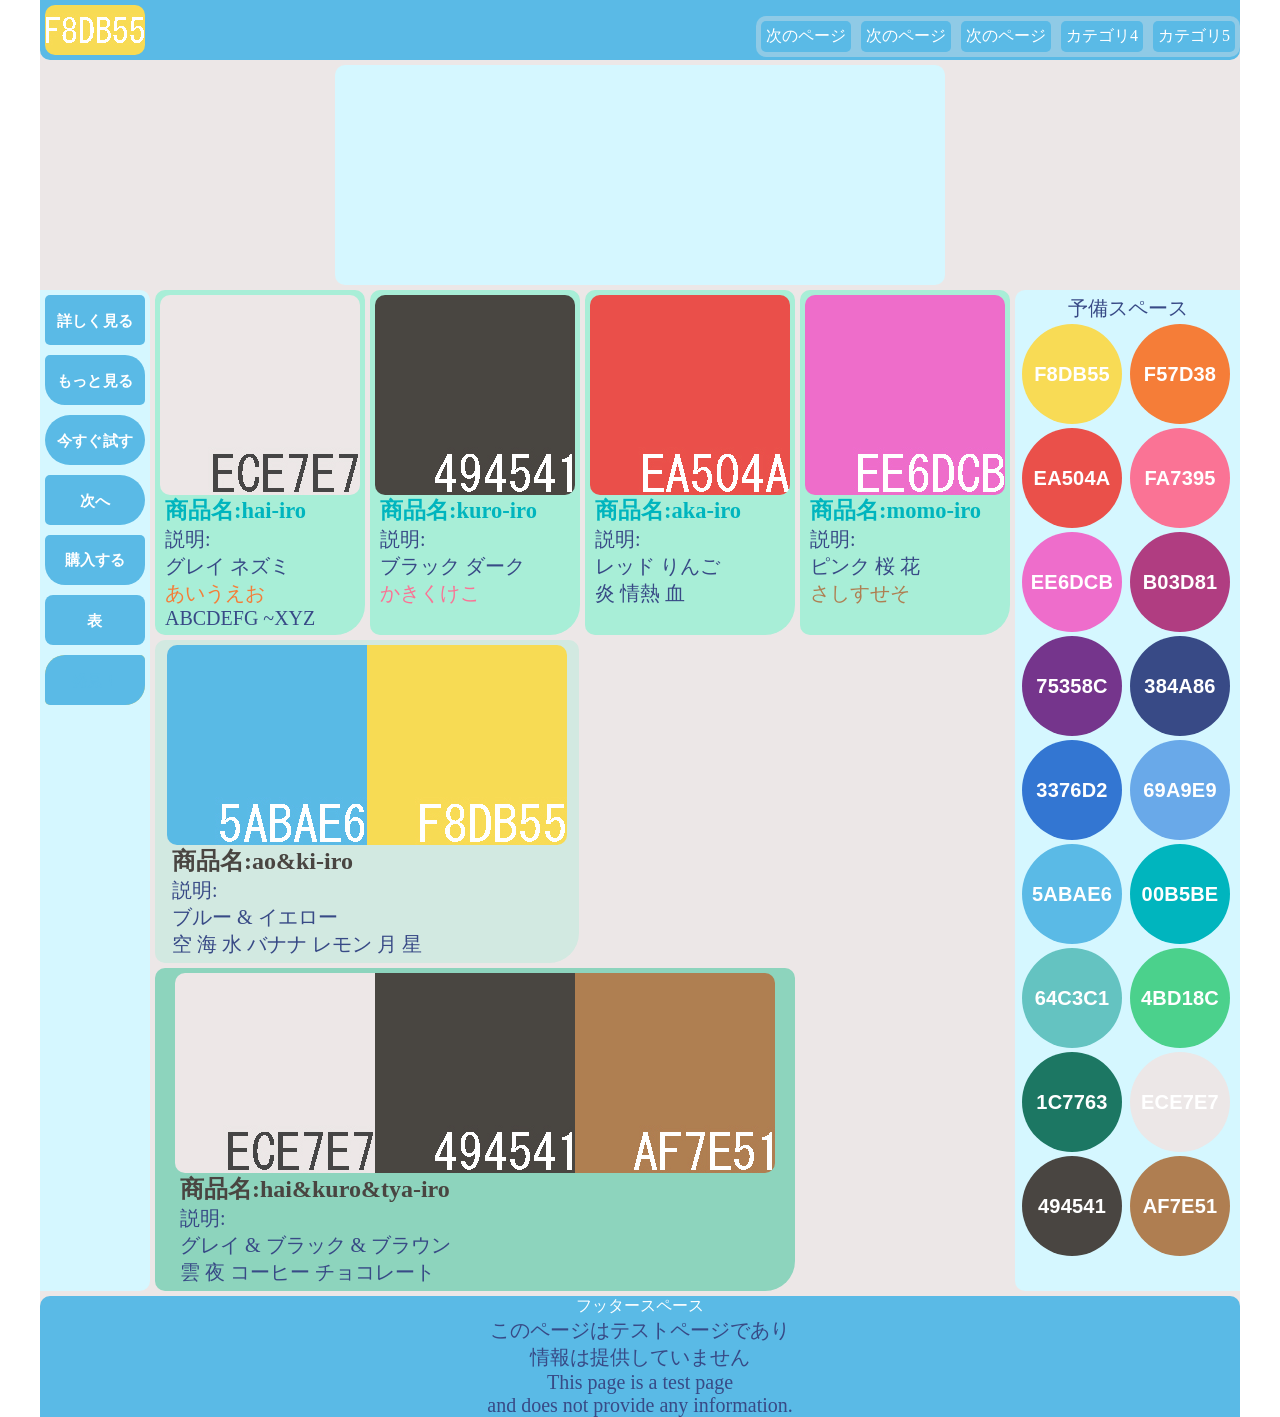
<file: test.html>
<!DOCTYPE html>
<html lang="ja">

<head>
    <meta charset="utf-8">
    <meta name="viewport" content="width=device-width">
    <title>テストページ</title>

    <meta name="description" content="テストページ"> <!-- ページの説明 -->
    <meta name="format-detection" content="telephone=no">

    <link rel="stylesheet" href="CSS_JS/button.css">
    <link rel="stylesheet" href="CSS_JS/test.css">    
    <script src="CSS_JS/floatingBanner.js" defer></script>
</head>

<body>

<div id="container_all">

    <header>
        <h1>
            <a href="https://1pondemo2njin3.github.io/test/test.html">
            <img src="Images/00_s.jpg" alt="ロゴマーク"></a>
        </h1>  

        <nav class="nav">
            <ul>
            <li><a href="https://1pondemo2njin3.github.io/test/top.html">次のページ</a></li>
            <li><a href="https://1pondemo2njin3.github.io/test/top.html">次のページ</a></li>
            <li><a href="https://1pondemo2njin3.github.io/test/top.html">次のページ</a></li>
            <li><a>カテゴリ4</a></li>
            <li><a>カテゴリ5</a></li>
            </ul>
        </nav> 
    </header>
    

    <div class="floating-banner" id="floatingBanner">
        <h1>
            <a href="https://1pondemo2njin3.github.io/test/test.html">
            <img src="Images/00_s.jpg" alt="ロゴマーク"></a>
        </h1>

        <div class="floating-banner_nav">
        <nav class="nav">
            <ul>
            <li><a href="https://1pondemo2njin3.github.io/test/top.html">次のページ</a></li>
            <li><a href="https://1pondemo2njin3.github.io/test/top.html">次のページ</a></li>
            <li><a href="https://1pondemo2njin3.github.io/test/top.html">次のページ</a></li>
            <li><a>カテゴリ4</a></li>
            <li><a>カテゴリ5</a></li>
            </ul>
        </nav>
        <span class="floating-banner__close" id="bannerClose">閉</span>
        </div>
    </div>
    

    <section id="top_space"></section>

   
    <div id="container_main">
        <aside id="sub_menu">
            <button class="button-01" onclick="location.href='https://1pondemo2njin3.github.io/test/top.html';">
            <span>詳しく見る</span></button>
            <button class="button-02" onclick="location.href='https://1pondemo2njin3.github.io/test/top.html';">
            <span>もっと見る</span></button>
            <button class="button-03" disabled><span>今すぐ試す</span></button> <!-- disabled 非クリック -->
            <button class="button-05" disabled><span>次へ</span></button>
            <button class="button-06" disabled>
                <span class="label-default">購入する</span>
                <span class="label-hover">購入！</span></button>
            <button class="button-07" disabled>
                <span class="flip">
                    <span class="front">表</span>
                    <span class="back">裏</span>
                </span>
            </button>
            <button class="button-10" disabled><span>発見！</span></button>
        </aside>

        <main> 
            <article class="content_item_1">
                <a href="https://1pondemo2njin3.github.io/test/top.html">
                <img src="Images/01.jpg" alt="画像">
                <h2>商品名:hai-iro</h2></a>              
                <p>説明:<br>グレイ ネズミ</p>
                <p style="color: #F57D38;">あいうえお</p>
                <p>ABCDEFG ~XYZ</p> 
            </article>

            <article class="content_item_1">
                <a href="https://1pondemo2njin3.github.io/test/top.html">
                <img src="Images/02.jpg" alt="画像">
                <h2>商品名:kuro-iro</h2></a>
                <p>説明:<br>ブラック ダーク</p>    
                <p style="color: #FA7395;">かきくけこ</p>          
            </article>

            <article class="content_item_1">
                <a href="https://1pondemo2njin3.github.io/test/top.html">
                <img src="Images/03.jpg" alt="画像">
                <h2>商品名:aka-iro</h2></a>
                <p>説明:<br>レッド りんご<br>炎 情熱 血</p>            
            </article>

            <article class="content_item_1">
                <!-- <a href=""> -->
                <img src="Images/04.jpg" alt="画像">
                <h2>商品名:momo-iro</h2></a>
                <p>説明:<br>ピンク 桜 花</p>
                <p style="color: #AF7E51;">さしすせそ</p>
            </article>

            <article class="content_item_2">
                <!-- <a href=""> -->
                <img src="Images/10-2.jpg" alt="画像">
                <h2>商品名:ao&ki-iro</h2></a>
                <p>説明:<br>ブルー & イエロー<br>
                   空 海 水 バナナ レモン 月 星</p>       
            </article>

            <article class="content_item_3">
                <!-- <a href=""> -->
                <img src="Images/11.jpg" alt="画像">
                <h2>商品名:hai&kuro&tya-iro</h2></a>
                <p>説明:<br>グレイ & ブラック & ブラウン<br>
                   雲 夜 コーヒー チョコレート</p> 
            </article>
        </main>
        
        <aside id="topic">
            <div class="topic_item">
            <p style="text-align:center">予備スペース</p>
            <button class="color-btn color_F8DB55" disabled>F8DB55</button>
            <button class="color-btn color_F57D38" disabled>F57D38</button>
            <button class="color-btn color_EA504A" disabled>EA504A</button>
            <button class="color-btn color_FA7395" disabled>FA7395</button>
            <button class="color-btn color_EE6DCB" disabled>EE6DCB</button>
            <button class="color-btn color_B03D81" disabled>B03D81</button>
            <button class="color-btn color_75358C" disabled>75358C</button>
            <button class="color-btn color_384A86" disabled>384A86</button>
            <button class="color-btn color_3376D2" disabled>3376D2</button>
            <button class="color-btn color_69A9E9" disabled>69A9E9</button>        
            <button class="color-btn color_5ABAE6" disabled>5ABAE6</button>
            <button class="color-btn color_00B5BE" disabled>00B5BE</button>        
            <button class="color-btn color_64C3C1" disabled>64C3C1</button>
            <button class="color-btn color_4BD18C" disabled>4BD18C</button>
            <button class="color-btn color_1C7763" disabled>1C7763</button>
            <button class="color-btn color_ECE7E7" disabled>ECE7E7</button>
            <button class="color-btn color_494541" disabled>494541</button>
            <button class="color-btn color_AF7E51" disabled>AF7E51</button>
            </div>
        </aside>
    </div>
   

    <footer>フッタースペース
        <p>このページはテストページであり <br>情報は提供していません<br>
           This page is a test page <br>and does not provide any information.</p>
    </footer>

</div>

</body>
</html>
</file>
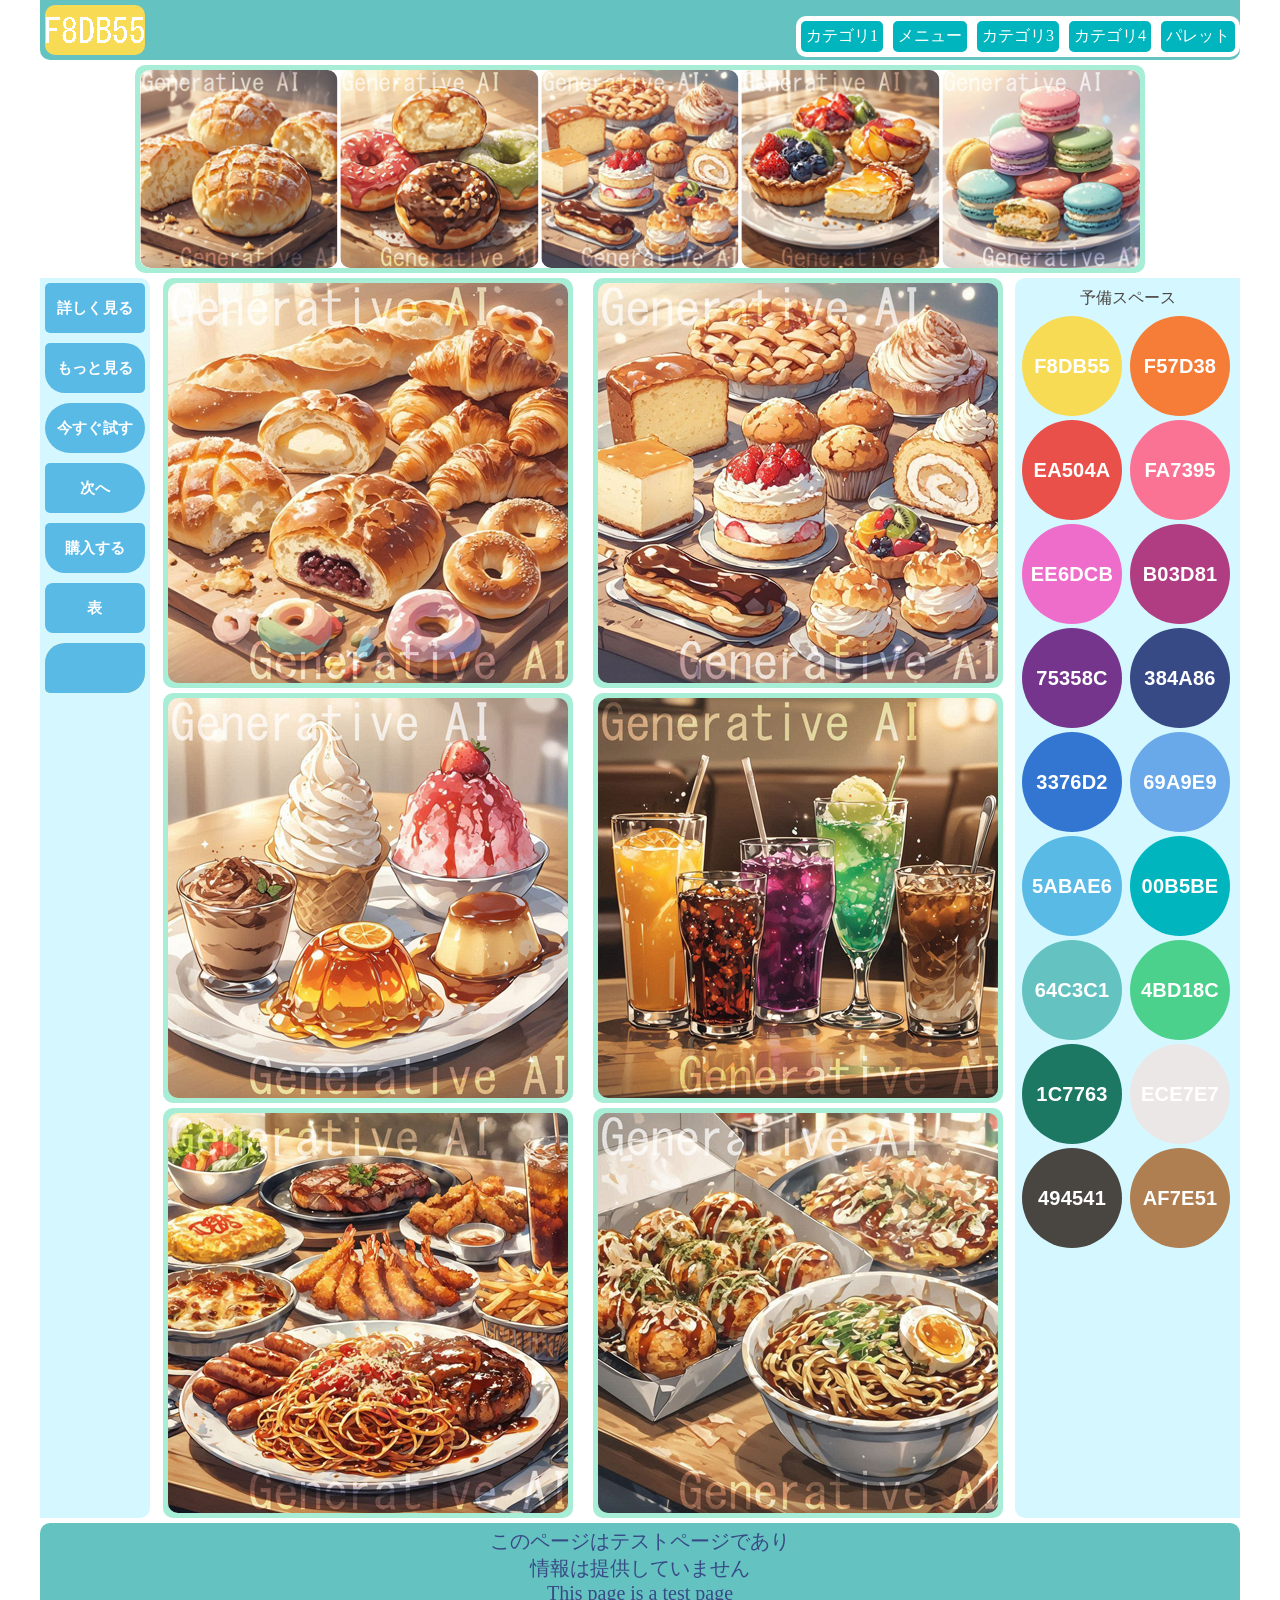
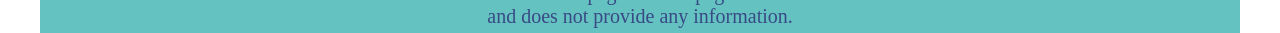
<file: top.html>
<!DOCTYPE html>
<html lang="ja">

<head>
    <meta charset="utf-8">
    <meta name="viewport" content="width=device-width">
    <title>トップページ</title>

    <meta name="description" content="トップページ" /> <!-- ページの説明 -->
    <meta name="format-detection" content="telephone=no">

    <link rel="stylesheet" href="CSS_JS/button.css">
    <link rel="stylesheet" href="CSS_JS/slider.css">
    <link rel="stylesheet" href="CSS_JS/top+next.css">    
    <script src="CSS_JS/floatingBanner.js" defer></script>
    <script src="CSS_JS/slider.js" defer></script>

    <!-- Swiper CSS -->
    <link rel="stylesheet" href="https://cdn.jsdelivr.net/npm/swiper@11/swiper-bundle.min.css">
    <!-- Swiper JavaScript -->
    <script src="https://cdn.jsdelivr.net/npm/swiper@11/swiper-bundle.min.js"></script>
</head>

<body>

<div id="container_all">

    <header>
        <h1>
            <a href="https://1pondemo2njin3.github.io/test/test.html">
            <img src="Images/00_s.jpg" alt="ロゴマーク"></a>
        </h1>  

        <nav class="nav">
            <ul>
            <li><a>カテゴリ1</a></li>
            <li><a href="https://1pondemo2njin3.github.io/test/next_01.html">メニュー</a></li>
            <li><a>カテゴリ3</a></li>
            <li><a>カテゴリ4</a></li>
            <li><a href="https://1pondemo2njin3.github.io/test/color.html">パレット</a></li>
            </ul>
        </nav> 
    </header>

    <div class="floating-banner" id="floatingBanner">
        <h1>
            <a href="https://1pondemo2njin3.github.io/test/test.html">
            <img src="Images/00_s.jpg" alt="ロゴマーク"></a>
        </h1>

        <div class="floating-banner_nav">
        <nav class="nav">
            <ul>
            <li><a>カテゴリ1</a></li>
            <li><a href="https://1pondemo2njin3.github.io/test/next_01.html">メニュー</a></li>
            <li><a>カテゴリ3</a></li>
            <li><a>カテゴリ4</a></li>
            <li><a href="https://1pondemo2njin3.github.io/test/color.html">パレット</a></li>
            </ul>
            </nav>
            <span class="floating-banner__close" id="bannerClose">閉</span>
        </div>

    </div>


    <section id="top_space">
        <div class="swiper">
        <div class="swiper-wrapper">
            <div class="swiper-slide"><img src="Images/AI_m/01_00_m.jpg" alt=""></div>
            <div class="swiper-slide"><img src="Images/AI_m/01_03_m.jpg" alt=""></div>
            <div class="swiper-slide"><img src="Images/AI_m/01_05_m.jpg" alt=""></div>            
            <div class="swiper-slide"><img src="Images/AI_m/02_00_m.jpg" alt=""></div>
            <div class="swiper-slide"><img src="Images/AI_m/02_05_m.jpg" alt=""></div>
            <div class="swiper-slide"><img src="Images/AI_m/02_06_m.jpg" alt=""></div>
            <div class="swiper-slide"><img src="Images/AI_m/03_00_m.jpg" alt=""></div>
            <div class="swiper-slide"><img src="Images/AI_m/03_01_m.jpg" alt=""></div>
            <div class="swiper-slide"><img src="Images/AI_m/03_02_m.jpg" alt=""></div>
            <div class="swiper-slide"><img src="Images/AI_m/04_00_m.jpg" alt=""></div>
            <div class="swiper-slide"><img src="Images/AI_m/05_00_m.jpg" alt=""></div>
            <div class="swiper-slide"><img src="Images/AI_m/05_01_m.jpg" alt=""></div>
            <div class="swiper-slide"><img src="Images/AI_m/05_02_m.jpg" alt=""></div>
            <div class="swiper-slide"><img src="Images/AI_m/06_00_m.jpg" alt=""></div>
            <div class="swiper-slide"><img src="Images/AI_m/06_01s_m.jpg" alt=""></div>
            <div class="swiper-slide"><img src="Images/AI_m/06_03_m.jpg" alt=""></div>
        </div>
        </div>
    </section>

    <div id="container_main">
        <aside id="sub_menu">
            <button class="button-01" onclick="location.href='https://1pondemo2njin3.github.io/test/next_01.html';">
            <span>詳しく見る</span></button>
            <button class="button-02" onclick="location.href='https://1pondemo2njin3.github.io/test/next_01.html';">
            <span>もっと見る</span></button>
            <button class="button-03" disabled><span>今すぐ試す</span></button>
            <button class="button-05" disabled><span>次へ</span></button> <!-- disabled 非クリック -->
            <button class="button-06" disabled>
                <span class="label-default">購入する</span>
                <span class="label-hover">購入！</span></button>
            <button class="button-07" disabled>
                <span class="flip">
                    <span class="front">表</span>
                    <span class="back">裏</span>
                </span>
            </button>
            <button class="button-10" disabled><span>発見！</span></button>
        </aside>

        <main>
            <article class="content_item_0">
                <a href="https://1pondemo2njin3.github.io/test/next_01.html">
                <img src="Images/AI_m/01_00_l.jpg" alt=""/></a>        
            </article>
  
            <article class="content_item_0">
                <a href="https://1pondemo2njin3.github.io/test/next_01.html">
                <img src="Images/AI_m/02_00_l.jpg" alt=""/></a>
            </article>

            <article class="content_item_0">
                <a href="https://1pondemo2njin3.github.io/test/next_01.html">
                <img src="Images/AI_m/03_00_l.jpg" alt=""/></a>
            </article>

            <article class="content_item_0">
                <a href="https://1pondemo2njin3.github.io/test/next_01.html">
                <img src="Images/AI_m/04_00_l.jpg" alt=""/></a>
            </article>

            <article class="content_item_0">
                <!-- <a href=""> -->
                <img src="Images/AI_m/05_00_l.jpg" alt=""/></a>
            </article>

            <article class="content_item_0">
                <!-- <a href=""> -->
                <img src="Images/AI_m/06_00_l.jpg" alt=""/></a>
            </article>
        </main>


        <aside id="topic">
            <div class="topic_item">
            <p style="text-align:center">予備スペース</p>
            <button class="color-btn color_F8DB55"
             onclick="location.href='https://1pondemo2njin3.github.io/test/color.html';">F8DB55</button>
            <button class="color-btn color_F57D38"
             onclick="location.href='https://1pondemo2njin3.github.io/test/color.html';">F57D38</button>
            <button class="color-btn color_EA504A"
             onclick="location.href='https://1pondemo2njin3.github.io/test/color.html';">EA504A</button>
            <button class="color-btn color_FA7395"
             onclick="location.href='https://1pondemo2njin3.github.io/test/color.html';">FA7395</button>
            <button class="color-btn color_EE6DCB" 
             onclick="location.href='color.html';" disabled>EE6DCB</button>
            <button class="color-btn color_B03D81" disabled>B03D81</button>
            <button class="color-btn color_75358C" disabled>75358C</button>
            <button class="color-btn color_384A86" disabled>384A86</button>
            <button class="color-btn color_3376D2" disabled>3376D2</button>
            <button class="color-btn color_69A9E9" disabled>69A9E9</button>        
            <button class="color-btn color_5ABAE6" disabled>5ABAE6</button>
            <button class="color-btn color_00B5BE" disabled>00B5BE</button>        
            <button class="color-btn color_64C3C1" disabled>64C3C1</button>
            <button class="color-btn color_4BD18C" disabled>4BD18C</button>
            <button class="color-btn color_1C7763" disabled>1C7763</button>
            <button class="color-btn color_ECE7E7" disabled>ECE7E7</button>
            <button class="color-btn color_494541" disabled>494541</button>
            <button class="color-btn color_AF7E51" disabled>AF7E51</button>
            </div>
        </aside>
    </div>


    <footer>
        <p>このページはテストページであり <br>情報は提供していません<br>
           This page is a test page <br>and does not provide any information.</p>
    </footer>

</div>

</body>
</html>
</file>
<file: CSS_JS/button.css>
.セレクタ /* .button .image .cardなど */ {transition: transform 0.3s ease;}
/* transition(動作設定): transform(変化) 時間(秒数) イメージ */

.セレクタ:hover {transform: scale(1.1);} /* :hover(カーソルが乗った時)  scale(拡大) */
.セレクタ:hover {transform: translateY(-5px);} /* translate(X横 Y縦 移動) */
.セレクタ:hover {opacity: 0.7;} /* opacity(フェード) */

/* 色の変化 */
.セレクタ /* .buttonなど */ {background-color: #eee; color: #333;
          transition: background-color 0.3s ease, color 0.3s ease;}
.セレクタ /* .buttonなど */ :hover {background-color: #333; color: #fff;}

/* 影の追加で立体感 */
.セレクタ {transition: box-shadow 0.3s ease;}
.セレクタ:hover {box-shadow: 0 10px 20px rgba(0, 0, 0, 0.2);}

/* 下線スライド */
.セレクタ /* .linkなど */ {
    position: relative;
    display: inline-block;
    text-decoration: none;}
.セレクタ /* .linkなど */ ::after {
    content: '';
    position: absolute;
    left: 0; bottom: -2px;
    width: 100%; height: 2px;
    background: #333;
    transform: scaleX(0);
    transform-origin: left;
    transition: transform 0.3s ease;}
.セレクタ /* linkなど */ :hover::after {transform: scaleX(1);}

/* inline要素(<a> <span>など)には transform(scale)が効かない */



/* サンプル用の色 */
.color_F8DB55 {background-color: #F8DB55}
.color_F57D38 {background-color: #F57D38}
.color_EA504A {background-color: #EA504A}
.color_FA7395 {background-color: #FA7395}
.color_EE6DCB {background-color: #EE6DCB}
.color_B03D81 {background-color: #B03D81}
.color_75358C {background-color: #75358C}

.color_384A86 {background-color: #384A86}
.color_3376D2 {background-color: #3376D2}
.color_69A9E9 {background-color: #69A9E9}
.color_5ABAE6 {background-color: #5ABAE6}
.color_00B5BE {background-color: #00B5BE}
.color_64C3C1 {background-color: #64C3C1}
.color_4BD18C {background-color: #4BD18C}
.color_1C7763 {background-color: #1C7763}

.color_ECE7E7 {background-color: #ECE7E7}
.color_494541 {background-color: #494541}
.color_AF7E51 {background-color: #AF7E51}



.color-btn {
    position: relative;
    display: inline-block;
    width: 100px; height: 100px;
    margin: 2px; padding: 0;
    border: none; border-radius: 50px;
    font-size: 20px; font-weight: 700; color: #fff;
    line-height: 0; letter-spacing: .01em;
    cursor: pointer;
    overflow: hidden;
    }

.button-01 {
    position: relative;
    display: inline-block;
    width: 100px; height: 50px;
    margin: 5px; padding: 0;
    border: none; border-radius: 5px;
    background: #5abae6;
    font-size: 15px; font-weight: 700; color: #fff;
    line-height: 1; letter-spacing: .01em;
    cursor: pointer;
    overflow: hidden;
    transition: color .25s ease;
    }

.button-01 > span { position: relative; z-index: 1; }
  
/* 左→右 スライドインする面 */
.button-01::before {
    content:"";
    position:absolute;
    inset:0;
    background:#f8db55;
    transform: translateX(-100%); /* 初期は左の外 */
    transition: transform .35s ease;
    }
  
.button-01:hover::before,
.button-01:focus-visible::before {transform: translateX(0); /* 全面に広がる */}
.button-01:hover,
.button-01:focus-visible {color:#5abae6; outline:none;}



.button-02 {
    position: relative;
    display: inline-block;
    width: 100px; height: 50px;
    margin: 5px; padding: 0;
    background: #5abae6;
    border: none; border-radius: 5px 20px;
    font-size: 15px; font-weight:700; color:#fff;
    line-height: 1; letter-spacing: .01em; 
    min-height: 44px; min-inline-size:12ch;
    cursor:pointer;
    }
  
/* 外周にぴったり重ねる：inset:0 / border-radius:inherit がポイント */
.button-02::after {
    content:""; position:absolute; inset:0;
    border: 4px solid #f8db55; border-radius: inherit;
    opacity: 0; transform: scale(.96); /* ほんの少し縮めて → 等倍へ */
    transition: opacity .35s ease, transform .35s ease;
    pointer-events: none; /* クリックを邪魔しない */
    }
  
.button-02:hover::after,
.button-02:focus-visible::after {opacity: 1; transform: scale(1);}
.button-02:focus-visible {outline:none;}



.button-03 {
    display: inline-block;
    width: 100px; height: 50px;
    margin: 5px; padding: 0;   
    border: none; border-radius: 100px;     
    background: #5abae6;
    font-size: 15px; font-weight: 700; color: #fff;
    line-height: 1; letter-spacing: 0.01em;
 
    /* アクセシビリティ */
    min-height: 44px; min-inline-size: 12ch;
  
    /* アニメーション */
    cursor: pointer;
    transform: scale(1);
    transition: color .25s ease, background .35s ease, transform .25s ease;
    }
  
.button-03 > span {position: relative; z-index: 1;}
  
.button-03:hover,
.button-03:focus-visible {
    background: linear-gradient(45deg, #5abae6 0%, #f8db55 100%);
    color: #fff; /* 反転 */
    transform: scale(1.06); /* 拡大 */
    outline: none;
    }



.button-05 {
    position: relative;
    display: inline-block;
    width: 100px; height: 50px;
    margin: 5px; padding: 0; /* 右側を少し広めに(矢印のスペース) */
    border: 0px solid #f8db55; border-radius: 5px 25px 25px 5px;
    background: #5abae6;
    font-size: 15px; font-weight: 700; color:#fff;
    line-height: 1; letter-spacing: .01em;
    min-height: 44px; min-inline-size: 12ch;
    cursor: pointer;
    transition: background .3s ease, color .3s ease, border-color .3s ease;
    }
.button-05 > span {position: relative; z-index: 1;}
  
/* 矢印アイコン(→)が右からスライドイン */
.button-05::after {
    content: "→";
    position: absolute;
    right: 16px; top: 50%; transform: translateY(-50%) translateX(-6px);
    opacity: 0;
    transition: transform .25s ease, opacity .25s ease, color .25s ease;
    color: #f8db55; /* 初期は枠色に合わせて控えめ */
    }
  
.button-05:hover,
.button-05:focus-visible {
    background: #f8db55; /* ホバーでターコイズ面に */
    color: #5abae6; /* 文字は白へ */
    border-color: #f8db55;
    outline: none;}
.button-05:hover::after,
.button-05:focus-visible::after {
    transform: translateY(-50%) translateX(0);
    opacity: 1;
    color: #5abae6; /* 背景が濃いので矢印も白に */
    }



.button-06 {
    position:relative;
    display:inline-grid; 
    place-items:center; /* 2ラベルを重ねる */
    width: 100px; height: 50px;
    margin: 5px; padding: 0;
    border:none; border-radius:5px 5px 20px 20px;
    background:#5abae6;
    font-size:15px; font-weight: 700; color:#fff;
    line-height:2; letter-spacing:.01em; 
    min-height:44px; min-inline-size:12ch;
    cursor:pointer; overflow:hidden;
    transition: background .3s ease, color .25s ease;
    }

.button-06 > span {grid-area:1/1; transition: transform .3s ease;}

.label-default {transform:translateY(0);}
.label-hover {transform:translateY(-200%); color:#5abae6;}
      
.button-06:hover,
.button-06:focus-visible {background:#f8db55; color:#5abae6; outline:none;}

.button-06:hover .label-default,
.button-06:focus-visible .label-default {transform:translateY(200%);}
      
.button-06:hover .label-hover,
.button-06:focus-visible .label-hover {transform:translateY(0);}



.button-06_2 {
    position:relative;
    display:inline-grid; 
    place-items:center; /* 2ラベルを重ねる */
    width: 100px; height: 50px;
    margin: 5px; padding: 0;
    border:none; border-radius:20px 20px 5px 5px;
    background:#a8eed7;
    font-size:15px; font-weight: 700; color:#1C7763;
    line-height:2; letter-spacing:.01em; 
    min-height:44px; min-inline-size:12ch;
    cursor:pointer; overflow:hidden;
    transition: background .3s ease, color .25s ease;
    }

.button-06_2 > span {grid-area:1/1; transition: transform .3s ease;}

.label-default {transform:translateY(0);}
.label-hover {transform:translateY(200%); color:#a8eed7;}
      
.button-06_2:hover,
.button-06_2:focus-visible {background:#1C7763; color:#a8eed7; outline:none;}

.button-06_2:hover .label-default,
.button-06_2:focus-visible .label-default {transform:translateY(-200%);}
      
.button-06_2:hover .label-hover,
.button-06_2:focus-visible .label-hover {transform:translateY(0);}



.button-07 {
    position: inline-block;
    display: inline-block;
    padding: 0;
    border: none;
    background: transparent;
    cursor: pointer;
    }

/* 内側の面をまとめる */
.button-07 .flip {
    display:inline-grid; 
    place-items:center;
    width: 100px; height: 50px;
    margin: 5px; padding: 0;
    min-height:44px; min-inline-size:12ch;
    font-size:15px; font-weight: 700;
    line-height:1; letter-spacing:.01em;
    transform-style:preserve-3d;
    transition: transform .45s ease;
    }

/* 表面・裏面 */
.button-07 .front,
.button-07 .back {
    grid-area: 1/1;
    display: grid; 
    place-items: center;
    height: 100%; width: 100%;
    border-radius: 8px;
    backface-visibility: hidden;
    }

.button-07 .front {
    background:#5abae6; 
    color:#fff;
    transform: rotateY(0deg) 
    }

.button-07 .back {
    background:#f8db55; 
    color:#5abae6;
    transform: rotateY(180deg);
    }

/* ホバーでくるっと回転（Y軸） */
.button-07:hover .flip,
.button-07:focus-visible .flip {transform: rotateY(180deg);}
.button-07:focus-visible { outline:none; }



.button-10{
    position: relative;
    display: inline-block;
    width: 100px; height: 50px;
    margin: 5px; padding: 0;
    border: none; border-radius: 20px 5px;
    overflow: hidden;                 
    background: #f8db55; 
    font-size: 15px; font-weight: 700; color: #5abae6;
    line-height: 1; letter-spacing: .01em;
    min-height: 44px; min-inline-size: 12ch;
    cursor: pointer;
    transition: color .25s ease;
    }

.button-10 > span{ position: relative; z-index: 1; }
  
/* ダイヤ型 */
.button-10::before{
    content:"";
    position:absolute; 
    inset:0;
    background: #5abae6;

    /* 正真正銘のダイヤ形に切り抜く */
    clip-path: polygon(50% 0%, 85% 50%, 50% 100%, 15% 50%);
    transform-origin: center;
    transform: scale(3.0);
    transition: transform .85s ease;
    pointer-events: none;
    }
  
/* ホバーで菱形を中心へ“ズームイン” */
.button-10:hover::before,
.button-10:focus-visible::before{transform: scale(0);}
.button-10:focus-visible{outline: none;}
</file>
<file: CSS_JS/index.css>
@charset "UTF-8";

p   {margin: 0px; font-size: clamp(20px, 3vw, 100px); color: #384A86;}



html body {
  width: 100%; height: 100%; margin: 0 auto;
  background-color: #5abae6;}


/* 各 コンテナー */
#container_index {
    position: absolute;
    top: 50%; left: 50%;
    transform: translate(-50%, -50%);
    /* ボックスをど真ん中に配置 */
  }
  
  #index_p {
    min-width: 300px;
    margin: 0px auto;
    padding: 10px;
    border-radius: 10px;
    background-color: #d5f7ff;
    text-align: center;
  }
  
  #index_button {
    width: 110px;
    margin: 30px auto 0px;
    border-radius: 5px 30px 30px 5px;
    background-color: #d5f7ff;
    text-align: center; 
  }
</file>
<file: CSS_JS/color.css>
@charset "UTF-8";

/* 画面幅に応じての設定 */
@media screen and (max-width: 774px) {
    body{max-width: 640px;} #floatingBanner{max-width: 640px;}}

@media screen and (min-width: 775px) {
    body{max-width: 760px;} #floatingBanner{max-width: 760px;}}

@media screen and (min-width: 990px) {
    body{max-width: 975px;} #floatingBanner{max-width: 975px;}}

@media screen and (min-width: 1220px) {
    body{max-width: 1200px;} #floatingBanner{max-width: 1200px;}}



img {    
    max-width: 100%; height: auto;
    margin: 0px auto; padding: 0px;
    border-radius: 10px;
    display: block;}

h1  {margin: 0;} /*余白を無くす*/
h1 img {margin: 5px;}
h2  {margin: 0px 5px;}

p   {margin: 5px; font-size: 20px; color: #583D3E;}
a   {text-decoration: none;} /* リンクの下線 */



html body {width: 100%; height: 100%; margin: 0 auto;}

header {
    display: flex; /* 横配列 */  
    width: 100%; min-width: 640px;
    height: 60px;
    margin: 0 auto 5px;
    border-radius: 0 0 10px 10px; /* 角丸 */
    background-color: #5abae6;
    }
  
footer {
    width: 100%; min-width: 640px;
    height: auto;
    margin: 5px auto 0px;
    margin-top:auto;
    border-radius: 10px 10px 0 0;
    justify-content: space-between;
    text-align:center; color: #fff;
    background-color: #5abae6;
    }


/* フローティング バナー */
.floating-banner {
    display: flex; /* 横配列 */
    width: 100%; min-width: 640px;
    height: 60px;
    border-radius: 0 0 10px 10px;  
    justify-content: space-between;
    pointer-events: none;  
    background: #5abae6;
    color: #fff;
    position: fixed; /*画面上に固定*/
    top: 0px;  
    opacity: 0; /* 初期状態を非表示(透明度) */
    transform: translateY(-100%);
    transition: opacity 0.4s ease, transform 0.4s ease, bottom 0.3s ease;
    z-index: 10;
    }
  
.floating-banner.is-visible {
    pointer-events: auto;
    opacity: 1;  
    transform: translateY(0);
    }
  
/*閉じる表示*/
.floating-banner__close {
    width: auto; height: 20px;
    margin: 25px 5px; padding: 5px;
    border-radius: 5px;
    background-color: #8fcae6;
    font-size: 12px;
    cursor: pointer;
    opacity: 1;
    }
  
.floating-banner__close:hover {opacity: 1;}  
.floating-banner_nav {display: flex;}


/* ナビゲーション */
.nav{margin-left: auto;}
.nav a{color: #fff;}   
.nav ul {
    display: flex;
    padding: 0;
    border-radius: 10px;
    background-color: #8fcae6;
    list-style-type: none;
    text-align: center;  
    }
  
.nav li {
    width: auto; height: auto; 
    margin: 5px; padding: 5px;
    border-radius: 5px;
    background-color: #5abae6;
    }
  


/* 各 コンテナー */
#container_all {
    display:flex;
    flex-direction:column; /* 子要素を上から下に縦に並べる */
    min-height:100vh; /* 表示領域 100%を下回らない*/

    width: 100%; min-width: 640px;
    margin: 0 auto; /* 中央寄せ */
    color: #494541; /* 文字色 */
    }



main {
    width: 100%; min-width: 640px; height: auto;
    margin: 0px auto 5px;
    border-radius: 5px;
    background-color: #d5f7ff;    
    }



#color_palette {
    width: auto;
    margin: 0px; padding: 10px;
    }

/* ボタンの基本デザイン */
.color-btn {
    width: 100px; height: 100px;
    margin: 2px; padding: 0px;
    border: none; border-radius: 10px;
    font-size: 20px; font-weight: 700; color: #fff;
    line-height: 0; letter-spacing: .01em;
    cursor: pointer;
    }

/* サンプル用の色 */
.color_F8DB55 {background-color: #F8DB55}
.color_F57D38 {background-color: #F57D38}
.color_EA504A {background-color: #EA504A}
.color_FA7395 {background-color: #FA7395}
.color_EE6DCB {background-color: #EE6DCB}
.color_B03D81 {background-color: #B03D81}
.color_75358C {background-color: #75358C}

.color_384A86 {background-color: #384A86}
.color_3376D2 {background-color: #3376D2}
.color_69A9E9 {background-color: #69A9E9}
.color_5ABAE6 {background-color: #5ABAE6}
.color_00B5BE {background-color: #00B5BE}
.color_64C3C1 {background-color: #64C3C1}
.color_4BD18C {background-color: #4BD18C}
.color_1C7763 {background-color: #1C7763}

.color_ECE7E7 {background-color: #ECE7E7}
.color_494541 {background-color: #494541}
.color_AF7E51 {background-color: #AF7E51}



/* color.js */
.palette {
    margin: 0px; padding: 10px;
    display: grid;
    grid-template-columns: repeat(auto-fill, minmax(100px, 1fr));
    gap: 7px;
    }



.color-box {
    position: relative;
    width: auto; height: 80px;
    border-radius: 10px;
    transition: transform 0.1s;
    overflow: hidden;   
    cursor: pointer;    
    }

.color-box:hover {transform: scale(1.1);}

.color-label {
    position: absolute;
    bottom: 0;
    width: 100%;
    padding: 0px;
    font-size: 15px; font-weight: 700; color: #583D3E;
    text-align: center;
    background: #ffffff80;   
    }



#container_color_picker {
    display: inline-block; /* インライン要素<a><p><span>を ブロック */
    width: auto; height: auto;
    margin: 10px; padding: 10px;
    font-weight: 700;
    border-radius: 10px;
    background: #5ABAE6;   
    }

.color-box_P {
    width: auto; height: 50px;
    border-radius: 5px;
    background: #ffffff;}

#colorPicker {
    width: 100%; height: 50px;
    background: #ffffff;}

button {
    width: auto; height: auto;
    cursor: pointer;}
</file>
<file: CSS_JS/item.css>
@charset "UTF-8";

/* 画面幅が ~px以下のとき 指定カラムを非表示 */
@media (max-width: 774px)   {#sub_menu {display: none;}}
@media (max-width: 1219px)  {#topic {display: none;}}

/* 画面幅に応じての設定 */
@media screen and (max-width: 774px) {
    body{max-width: 640px;} #floatingBanner{max-width: 640px;}}

@media screen and (min-width: 775px) {
    body{max-width: 760px;} #floatingBanner{max-width: 760px;}}

@media screen and (min-width: 990px) {
    body{max-width: 975px;} #floatingBanner{max-width: 975px;}}

@media screen and (min-width: 1220px) {
    body{max-width: 1200px;} #floatingBanner{max-width: 1200px;}}



img {
    max-width: 100%; height: auto;
    margin: 0px auto; padding: 0px;
    border-radius: 10px;
    display: block;}

h1  {margin: 0;} /*余白を無くす*/
h1 img {margin: 5px;}
h2  {margin: 0px 5px;}

p   {margin: 5px 5px;} /*余白を無くす*/

a         {text-decoration: none;} /* リンクの下線 */
a:link    { color: #00B5BE;}   /* 通常のリンク */
a:visited { color: #75358C;} /* 訪問済み */
a:hover   { color: #b03d81;}    /* マウスオーバー */
/* a:active  { color: ;} クリック中 */


html body {width: 100%; height: 100%; margin: 0 auto;}

header {
    display: flex; /* 横配列 */  
    width: 100%; min-width: 640px;
    height: 60px;
    margin: 0 auto 5px;
    border-radius: 0 0 10px 10px;
    background-color: #64C3C1;
  }

footer {
    width: 100%; min-width: 640px;
    height: auto;
    margin: 5px auto 0px;
    border-radius: 10px 10px 0 0;
    justify-content: space-between; /* 要素間スペース 均等配置 両端 詰め */
    text-align:center;
    font-size: 20px; color: #384A86;
    background-color: #64C3C1;
    }

/* フローティング バナー */  
.floating-banner {
    display: flex; /* 横配列 */
    width: 100%; min-width: 640px;
    height: 60px;
    border-radius: 0 0 10px 10px;  
    justify-content: space-between;
    pointer-events: none;  
    background: #64C3C1;
    color: #fff;
    position: fixed; /*画面上に固定*/
    top: 0px;
    opacity: 0; /* 初期状態を非表示(透明度) */
    transform: translateY(-100%);
    transition: opacity 0.4s ease, transform 0.4s ease, bottom 0.3s ease;
    z-index: 10; /* 表示の奥行*/
    }

.floating-banner.is-visible {
    pointer-events: auto;
    opacity: 1;  
    transform: translateY(0);
    }

/*閉じる表示*/
.floating-banner__close {
    width: auto; height: 20px;
    margin: 25px 5px; padding: 5px;
    border-radius: 5px;
    background-color: #00B5BE;
    font-size: 12px;
    cursor: pointer;
    opacity: 1;
    }

.floating-banner__close:hover {opacity: 1;}
.floating-banner_nav {display: flex;}


/* ナビゲーション */
.nav  {margin-left: auto;}
.nav a{color: #fff;}
.nav ul {
    display: flex;
    padding: 0;
    border-radius: 10px;
    background-color: #ffffff;
    list-style-type: none;
    text-align: center;  
    }

.nav li {
    width: auto; height: auto; 
    margin: 5px; padding: 5px;
    border-radius: 5px;
    background-color: #00B5BE;
    }



/* 各 コンテナー */
#container_all {
    display:flex;
    flex-direction:column; /* 子要素を上から下に縦に並べる */
    min-height:100vh; /* 表示領域 100%を下回らない*/

    width: 100%; min-width: 640px;
    margin: 0 auto; /* 中央寄せ */
    /* background-color: #ece7e7; */
    color: #494541; /* 文字色 */
    }

#container_main {
    display: flex;
    width: auto;
    margin: 0 auto; 
    justify-content: flex-start;
    }
 


#top_space {
    width: auto; height: auto;
    margin: 5px auto; padding: 5px;
    border-radius: 10px;
    background-color: #a8eed7;
    overflow: hidden;
    }



#sub_menu {
    width: auto; max-width: 110px;
    margin-right:5px;
    border-radius: 0 10px 10px 0;
    background-color: #d5f7ff;
    order: 1; /* 表示順番 */
    }



main {
    display: flex;
    flex-wrap: wrap; /* 画面が狭い場合は折り返して表示 */
    min-width: 640px; max-width: 855px;
    gap: 5px; /* 間の幅 */
    border-radius: 10px; /* 角丸 */
    order: 2;
    }



#scroll-to-top {margin-left: auto;}



/* 仕切り用*/
.content_item_sub {
    width: 100%; max-width: 855px;
    height: 10px;
    border-radius: 0px;
    /* background-color: #1C7763; */
    }

.content_item_0 {}

.content_item_1 {
    display: flex; 
    width: 100%; max-width: 845px;
    margin: 0 auto; padding: 5px;
    border-radius: 10px;
    background-color: #a8eed7;
    }

.content_item_2 {
    display: flex; 
    width: 100%; max-width: 845px;
    margin: 0 auto; padding: 5px;
    border-radius: 10px;
    background-color: #FFDEF9;
    }

.content_item_3 {
    display: flex; 
    width: 100%; max-width: 845px;
    margin: 0 auto; padding: 5px;
    border-radius: 10px;
    background-color: #C8D8EB;
    }

.content_item_4 {
    display: flex; 
    width: 100%; max-width: 845px;
    margin: 0 auto; padding: 5px;
    border-radius: 10px;
    background-color: #FFDA93;
    }


.box_item_1 {
    width: 430px;
    margin-left: 5px; padding: 5px;
    border-radius: 10px;
    font-size: 15px; color: #1C7763;
    background-color: #ffffff;
}

.box_item_2 {
    width: 430px;
    margin-left: 5px; padding: 5px;
    border-radius: 10px;
    font-size: 15px; color: #E73472;
    background-color: #ffffff;
}

.box_item_3 {
    width: 430px;
    margin-left: 5px; padding: 5px;
    border-radius: 10px;
    font-size: 15px; color: #3376D2;
    background-color: #ffffff;
}

.box_item_4 {
    width: 430px;
    margin-left: 5px; padding: 5px;
    border-radius: 10px;
    font-size: 15px; color: #F57D38;
    background-color: #ffffff;
}


#topic {
    width: auto; max-width: 215px;
    margin-left: 5px; padding: 5px;
    border-radius: 10px 0 0 10px;
    background-color: #d5f7ff;
    order: 3;
    }

.topic_item {
    width: auto; height: auto;
    border-radius: 10px;
    justify-content: space-between;
    }
</file>
<file: CSS_JS/slider.css>
@media screen and (max-width: 640px)  {#top_space {max-width: 600px;}}
@media screen and (min-width: 640px)  {#top_space {max-width: 600px;}}
@media screen and (min-width: 990px)  {#top_space {max-width: 800px;}}
@media screen and (min-width: 1220px) {#top_space {max-width: 1000px;}}

/* スライダー全体 */
.swiper {
    width: auto; height: auto;
    border-radius: 10px;
    background-color: #fff;
    overflow: hidden; /* はみ出し防止 */
    }

/* スライドの動きを一定にする */
.swiper-wrapper {transition-timing-function: linear;}

/* 各スライドの画像 幅 高さ*/
/* .swiper-slide img {width: auto; height: auto;} */
</file>
<file: CSS_JS/loading.css>
#load {
  display: flex;
  justify-content: center;
  align-items: center;
  width: 100%;
  height: 100%;
  background-color: #64C3C1;

  transition: all 2s;
  position: fixed;
  top: 0;
  left: 0;
  z-index: 9999;

  -webkit-user-select:none;
  -moz-user-select:none;
  -ms-user-select:none;
  user-select:none;
  cursor:default;
  
  &.loaded {opacity: 0; visibility: hidden; /* 非表示 */}
  }

#load div {
  position:absolute;
  width:50px; height: 10px;
  top: 300px;
  opacity:0;
  font-size: 50px;
  color:#F8DB55;

  animation:move 2s linear infinite;
  -o-animation:move 2s linear infinite;
  -moz-animation:move 2s linear infinite;
  -webkit-animation:move 2s linear infinite;
  transform:rotate(180deg);
  -o-transform:rotate(180deg);
  -moz-transform:rotate(180deg);
  -webkit-transform:rotate(180deg);
  }

#load div:nth-child(2) {
  animation-delay:0.2s;
  -o-animation-delay:0.2s;
  -moz-animation-delay:0.2s;
  -webkit-animation-delay:0.2s;}
#load div:nth-child(3) {
  animation-delay:0.4s;
  -o-animation-delay:0.4s;
  -webkit-animation-delay:0.4s;
  -webkit-animation-delay:0.4s;}
#load div:nth-child(4) {
  animation-delay:0.6s;
  -o-animation-delay:0.6s;
  -moz-animation-delay:0.6s;
  -webkit-animation-delay:0.6s;}
#load div:nth-child(5) {
  animation-delay:0.8s;
  -o-animation-delay:0.8s;
  -moz-animation-delay:0.8s;
  -webkit-animation-delay:0.8s;}
#load div:nth-child(6) {
  animation-delay:1s;
  -o-animation-delay:1s;
  -moz-animation-delay:1s;
  -webkit-animation-delay:1s;}
#load div:nth-child(7) {
  animation-delay:1.2s;
  -o-animation-delay:1.2s;
  -moz-animation-delay:1.2s;
  -webkit-animation-delay:1.2s;}

@keyframes move {
   0% {right:0; opacity:0;}
  35% {right: 41%;
      -moz-transform:rotate(0deg);
      -webkit-transform:rotate(0deg);
      -o-transform:rotate(0deg);
      transform:rotate(0deg);
      opacity:1;}
  65% {right:59%;
      -moz-transform:rotate(0deg);
      -webkit-transform:rotate(0deg);
      -o-transform:rotate(0deg);
      transform:rotate(0deg);
      opacity:1;}
  100% {right:100%;
      -moz-transform:rotate(-180deg);
      -webkit-transform:rotate(-180deg);
      -o-transform:rotate(-180deg);
      transform:rotate(-180deg);
      opacity:0;}
  }

@-moz-keyframes move {
   0% {right:0; opacity:0;}
  35% {right:41%;
      -moz-transform:rotate(0deg);
      transform:rotate(0deg);
      opacity:1;}
  65% {right:59%;
      -moz-transform:rotate(0deg);
      transform:rotate(0deg);
      opacity:1;}
  100% {right:100%;
      -moz-transform:rotate(-180deg);
      transform:rotate(-180deg);
      opacity:0;}
  }

@-webkit-keyframes move {
   0% {right:0; opacity:0;}
  35% {right:41%;
      -webkit-transform:rotate(0deg);
      transform:rotate(0deg);
      opacity:1;}
  65% {right:59%;
      -webkit-transform:rotate(0deg);
      transform:rotate(0deg);
      opacity:1;}
  100% {right:100%;
      -webkit-transform:rotate(-180deg);
      transform:rotate(-180deg);
      opacity:0;}
  }

@-o-keyframes move {
   0% {right:0; opacity:0;}
  35% {right:41%;
      -o-transform:rotate(0deg);
      transform:rotate(0deg);
      opacity:1;}
  65% {right:59%;
      -o-transform:rotate(0deg);
      transform:rotate(0deg);
      opacity:1;}
  100% {right:100%;
      -o-transform:rotate(-180deg);
      transform:rotate(-180deg);
      opacity:0;}
  }
</file>
<file: CSS_JS/top+next.css>
@charset "UTF-8";

/* 画面幅が ~px以下のとき 指定カラムを非表示 */
@media (max-width: 774px)   {#sub_menu {display: none;}}
@media (max-width: 1219px)  {#topic {display: none;}}

/* 画面幅に応じての設定 */
@media screen and (max-width: 774px) {
    body{max-width: 640px;} #floatingBanner{max-width: 640px;}}

@media screen and (min-width: 775px) {
    body{max-width: 760px;} #floatingBanner{max-width: 760px;}}

@media screen and (min-width: 990px) {
    body{max-width: 975px;} #floatingBanner{max-width: 975px;}}

@media screen and (min-width: 1220px) {
    body{max-width: 1200px;} #floatingBanner{max-width: 1200px;}}



img {
    max-width: 100%; height: auto;
    margin: 0px auto; padding: 0px;
    border-radius: 10px;
    display: block;}

h1  {margin: 0;} /*余白を無くす*/
h1 img {margin: 5px;}
h2  {margin: 0px 5px;}

p   {margin: 5px 5px;} /*余白を無くす*/

a         {text-decoration: none;} /* リンクの下線 */
a:link    { color: #00B5BE;}   /* 通常のリンク */
a:visited { color: #75358C;} /* 訪問済み */
a:hover   { color: #b03d81;}    /* マウスオーバー */
/* a:active  { color: ;} クリック中 */



html body {width: 100%; height: 100%; margin: 0 auto;}

header {
    display: flex; /* 横配列 */  
    width: 100%; min-width: 640px;
    height: 60px;
    margin: 0px auto 5px; /* 中央寄せ */
    border-radius: 0 0 10px 10px;
    background-color: #64C3C1;
  }

footer {
    width: 100%; min-width: 640px;
    height: auto;
    margin: 5px auto 0px;
    border-radius: 10px 10px 0 0;
    justify-content: space-between; /* 要素間スペース 均等配置 両端 詰め */
    text-align:center;
    font-size: 20px; color: #384A86;
    background-color: #64C3C1;
    }

/* フローティング バナー */  
.floating-banner {
    display: flex; /* 横配列 */
    width: 100%; min-width: 640px;
    height: 60px;
    border-radius: 0 0 10px 10px;  
    justify-content: space-between;
    pointer-events: none;  
    background: #64C3C1;
    color: #fff;
    position: fixed; /*画面上に固定*/
    top: 0px;
    opacity: 0; /* 初期状態を非表示(透明度) */
    transform: translateY(-100%);
    transition: opacity 0.4s ease, transform 0.4s ease, bottom 0.3s ease;
    z-index: 10; /* 表示の奥行*/
    }

.floating-banner.is-visible {
    pointer-events: auto;
    opacity: 1;  
    transform: translateY(0);
    }

/*閉じる表示*/
.floating-banner__close {
    width: auto; height: 20px;
    margin: 25px 5px; padding: 5px;
    border-radius: 5px;
    background-color: #00B5BE;
    font-size: 12px;
    cursor: pointer;
    opacity: 1;
    }

.floating-banner__close:hover {opacity: 1;}
.floating-banner_nav {display: flex;}


/* ナビゲーション */
.nav  {margin-left: auto;}
.nav a{color: #fff;}
.nav ul {
    display: flex;
    padding: 0;
    border-radius: 10px;
    background-color: #ffffff;
    list-style-type: none;
    text-align: center;  
    }

.nav li {
    width: auto; height: auto; 
    margin: 5px; padding: 5px;
    border-radius: 5px;
    background-color: #00B5BE;
    }



/* 各 コンテナー */
#container_all {
    display:flex;
    flex-direction:column; /* 子要素を上から下に縦に並べる */
    min-height:100vh; /* 表示領域 100%を下回らない*/

    width: 100%; min-width: 640px;
    margin: 0 auto; /* 中央寄せ */
    /* background-color: #ece7e7; */
    color: #494541; /* 文字色 */
    }

#container_main {
    display: flex;
    width: auto;
    margin: 0 auto;
    justify-content: flex-start;
    }
 


#top_space {
    width: auto; height: auto;
    margin: 0px auto 5px; padding: 5px;
    border-radius: 10px;
    background-color: #a8eed7;
    overflow: hidden;
    }



#sub_menu {
    width: auto; max-width: 110px;
    margin-right:5px;
    border-radius: 0 10px 10px 0;
    background-color: #d5f7ff;
    order: 1; /* 表示順番 */
    }



main {
    display: flex;
    flex-wrap: wrap; /* 画面が狭い場合は折り返して表示 */
    min-width: 640px; max-width: 855px;
    gap: 5px; /* 間の幅 */
    border-radius: 10px; /* 角丸 */
    /* background-color: #d5f7ff; */
    order: 2;
    }


    
article p {
    background-color: rgb(255, 255, 255 ,70%);
    border-radius: 10px 10px 20px 10px;}



#scroll-to-top {margin-left: auto;}



/* 仕切り用*/
.content_item_sub {
    width: 100%; max-width: 855px;
    height: 0px;
    border-radius: 10px;
    /* background-color: ; */
    }

.content_item_0 {
    max-width: 48%;
    margin: auto; padding: 5px;
    border-radius: 10px;    
    background-color: #a8eed7;
    font-size: 15px;
    }
    
.content_item_0:hover {opacity: 0.7;}
.content_item_1-1:hover,
.content_item_1-2:hover,
.content_item_1-3:hover, 
.content_item_1-4:hover {transform: translateY(-4px); opacity: 0.7;}

.content_item_1-1 {
    padding: 5px;
    border-radius: 10px 10px 30px 10px;
    background-color: #a8eed7;
    text-align:center;
    font-size: 25px; color: #1C7763;
    }

.content_item_1-2 {
    padding: 5px;
    border-radius: 10px 10px 30px 10px;
    background-color: #FFDEF9;
    text-align:center;
    font-size: 25px; color: #E73472;
    }

.content_item_1-3 {
    padding: 5px;
    border-radius: 10px 10px 30px 10px;
    background-color: #C8D8EB;
    text-align:center;
    font-size: 25px; color: #3376D2;
    }

.content_item_1-4 {
    padding: 5px;
    border-radius: 10px 10px 30px 10px;
    background-color: #FFDA93;
    text-align:center;
    font-size: 25px; color: #F57D38;
    }

.content_item_2 {
    padding: 5px 12px;
    border-radius: 10px 10px 30px 10px;
    background-color: #d2e9e1;
    }

.content_item_3 {
    padding: 5px 20px;
    border-radius: 10px 10px 30px 10px;
    background-color: #8dd4bd;
    }



#topic {
    width: auto; max-width: 215px;
    margin-left: 5px; padding: 5px;
    border-radius: 10px 0 0 10px;
    background-color: #d5f7ff;
    order: 3;
    }

.topic_item {
    width: auto; height: auto;
    border-radius: 10px;
    justify-content: space-between;
    }
</file>
<file: CSS_JS/test.css>
@charset "UTF-8";

/* 画面幅が ~px以下のとき 指定カラムを非表示 */
@media (max-width: 774px)   {#sub_menu {display: none;}}
@media (max-width: 1219px)  {#topic {display: none;}}

/* 画面幅に応じての設定 */
@media screen and (max-width: 774px) {
    body{max-width: 640px;} #floatingBanner{max-width: 640px;}}

@media screen and (min-width: 775px) {
    body{max-width: 760px;} #floatingBanner{max-width: 760px;}}

@media screen and (min-width: 990px) {
    body{max-width: 975px;} #floatingBanner{max-width: 975px;}}

@media screen and (min-width: 1220px) {
    body{max-width: 1200px;} #floatingBanner{max-width: 1200px;}}



img {
    max-width: 100%; height: auto;
    margin: 0px auto; padding: 0px;
    border-radius: 10px;
    display: block;}

h1  {margin: 0;} /*余白を無くす*/
h1 img {margin: 5px;}
h2  {margin: 0px 5px;}

p   {margin: 0px 5px; font-size: 20px; color: #384A86;}

a         {text-decoration: none;} /* リンクの下線 */
a:link    { color: #00B5BE;}   /* 通常のリンク */
a:visited { color: #75358C;} /* 訪問済み */
a:hover   { color: #b03d81;}    /* マウスオーバー */
/* a:active  { color: ;} クリック中 */



html body {width: 100%; height: 100%; margin: 0 auto;}

header {
    display: flex; /* 横配列 */
    width: 100%; min-width: 640px;
    height: 60px;
    margin: 0px auto 5px;
    border-radius: 0 0 10px 10px; /* 角丸 */
    background-color: #5abae6;
    }

footer {
    width: 100%; min-width: 640px;
    height: auto;
    margin: 5px auto 0px;
    border-radius: 10px 10px 0 0;
    justify-content: space-between;
    text-align:center; color: #fff;
    background-color: #5abae6;
    }


/* フローティング バナー */
.floating-banner {
    display: flex; /* 横配列 */
    width: 100%; min-width: 640px;
    height: 60px;
    border-radius: 0 0 10px 10px;  
    justify-content: space-between;
    pointer-events: none;  
    background: #5abae6;
    color: #fff;
    position: fixed; /*画面上に固定*/
    top: 0px;
    opacity: 0; /* 初期状態を非表示(透明度) */
    transform: translateY(-100%);
    transition: opacity 0.4s ease, transform 0.4s ease, bottom 0.3s ease;
    z-index: 10;
    }

.floating-banner.is-visible {
    pointer-events: auto;
    opacity: 1;  
    transform: translateY(0);
    }

/*閉じる表示*/
.floating-banner__close {
    width: auto; height: 20px;
    margin: 25px 5px; padding: 5px;
    border-radius: 5px;
    background-color: #8fcae6;
    font-size: 12px;
    cursor: pointer;
    opacity: 1;
    }

.floating-banner__close:hover {opacity: 1;}
.floating-banner_nav {display: flex;}


/* ナビゲーション */
.nav  {margin-left: auto;}
.nav a{color: #fff;}
.nav ul {
    display: flex;
    padding: 0;
    border-radius: 10px;
    background-color: #8fcae6;
    list-style-type: none;
    text-align: center;
    }

.nav li {
    width: auto; height: auto;
    margin: 5px; padding: 5px;
    border-radius: 5px;
    background-color: #5abae6;
    }


/* 各 コンテナー */
#container_all {
    display:flex;
    flex-direction:column; /* 子要素を上から下に縦に並べる */
    min-height:100vh; /* 表示領域 100%を下回らない*/
    
    width: 100%; min-width: 640px;
    margin: 0 auto; /* 中央寄せ */
    background-color: #ece7e7;
    color: #494541; /* 文字色 */
    }

#container_main {
    display: flex;
    width: auto;
    margin: 0 auto;
    justify-content: flex-start; /* order 番号順に表示 */
    }



#top_space {
    width: 600px; height: 210px;
    margin: 0px auto 5px; padding: 5px;
    border-radius: 10px;
    background-color: #d5f7ff;
    overflow: hidden;
    }
  


#sub_menu {
    width: auto; max-width: 110px;
    margin: 0 5px 0 0;
    border-radius: 0 10px 10px 0;
    background-color: #d5f7ff;
    order: 1; /* 表示順番 */
    }



main {
    display: flex;
    flex-wrap: wrap; /* 画面が狭い場合は折り返して表示 */
    min-width: 640px; max-width: 855px;
    gap: 5px; /* 間の幅 */
    border-radius: 10px;
    order: 2;
    }

/* 仕切り用 */
.content_item_sub {
    width: 100%; max-width: 860px;
    height: 0px;
    border-radius: 10px;
    }

.content_item_1 {
    flex: 0 1 auto;
    padding: 5px;
    border-radius: 10px 10px 30px 10px;
    background-color: #a8eed7;
    font-size: 15px; color: #00B5BE;
    }

.content_item_2 {
    flex: 0 1 auto;
    padding: 5px 12px;
    border-radius: 10px 10px 30px 10px;
    background-color: #d2e9e1;
    }

.content_item_3 {
    flex: 0 1 auto;
    padding: 5px 20px;
    border-radius: 10px 10px 30px 10px;
    background-color: #8dd4bd;
    }


    
#topic {
    width: auto; max-width: 215px;
    margin-left: 5px; padding: 5px;
    border-radius: 10px 0 0 10px;
    background-color: #d5f7ff;
    order: 3;
    }

.topic_item {
    width: auto; height: auto;
    border-radius: 10px;
    justify-content: space-between;
    }
</file>
